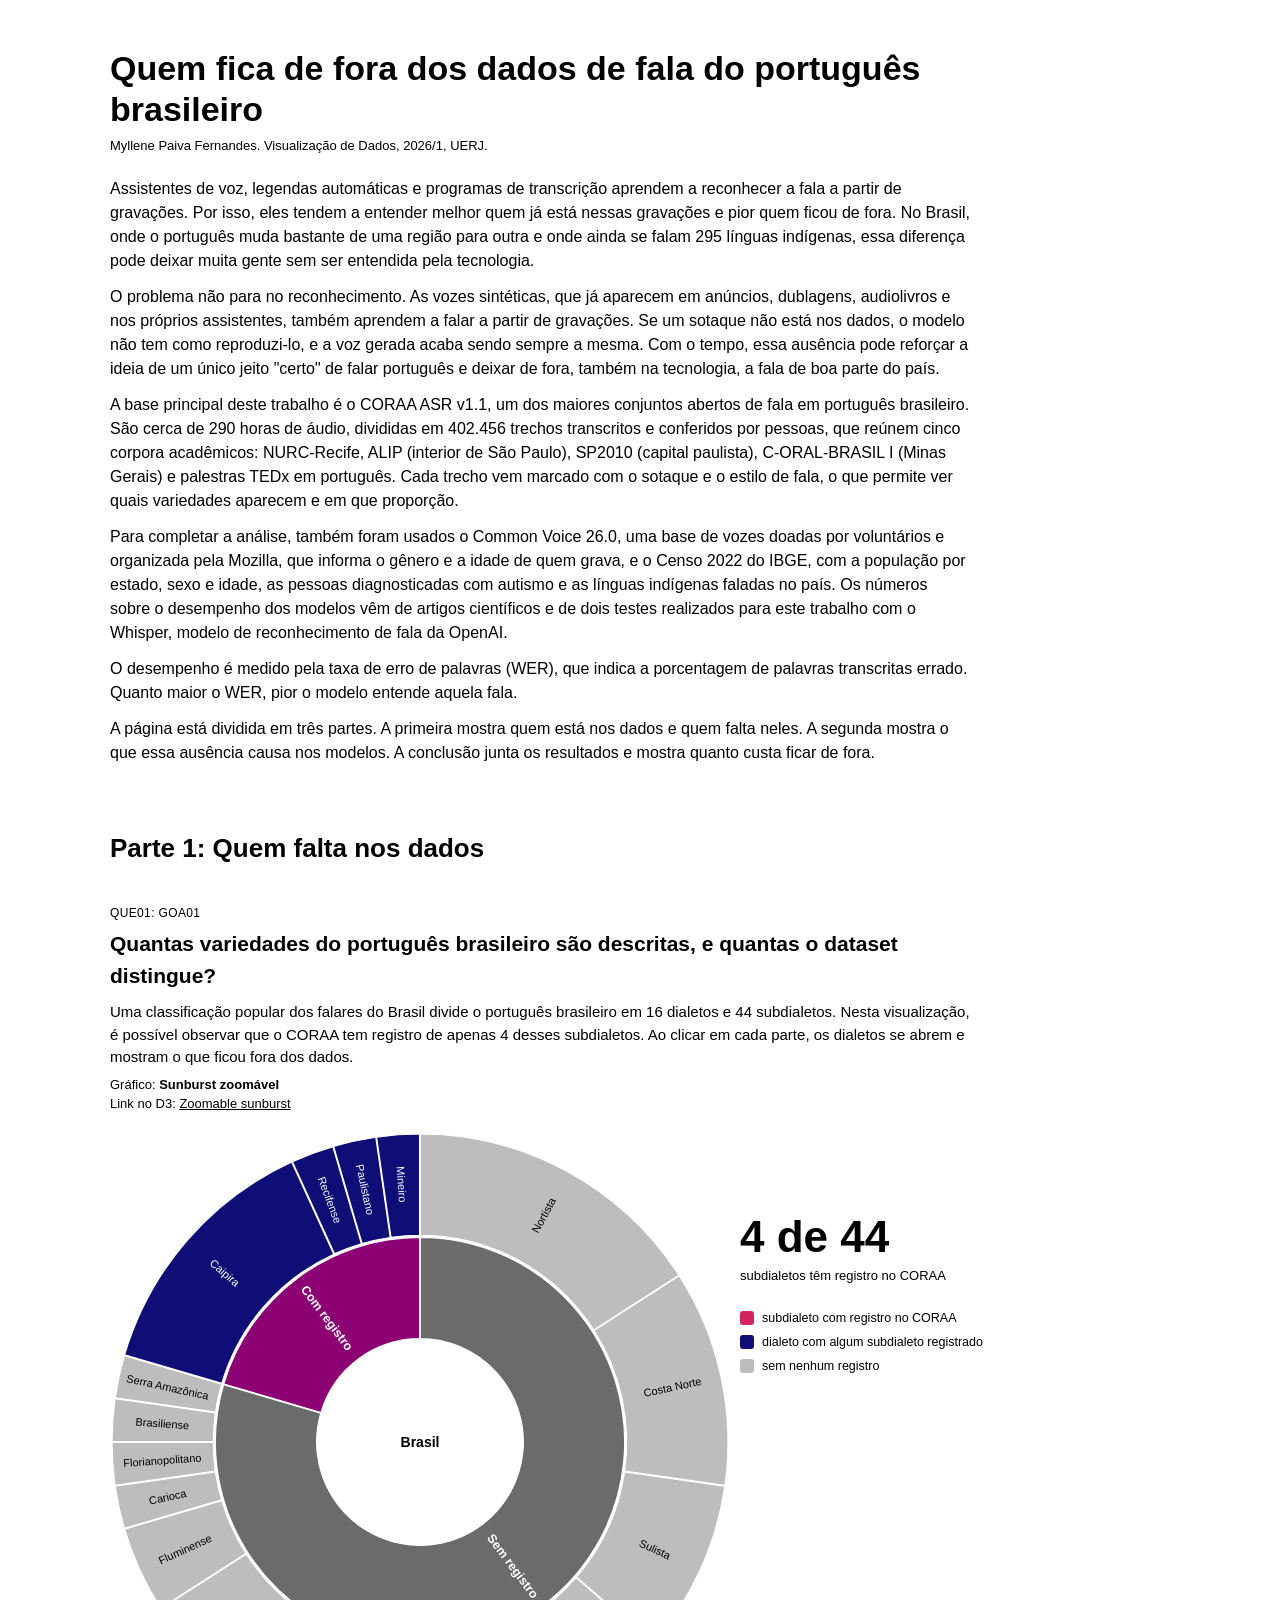
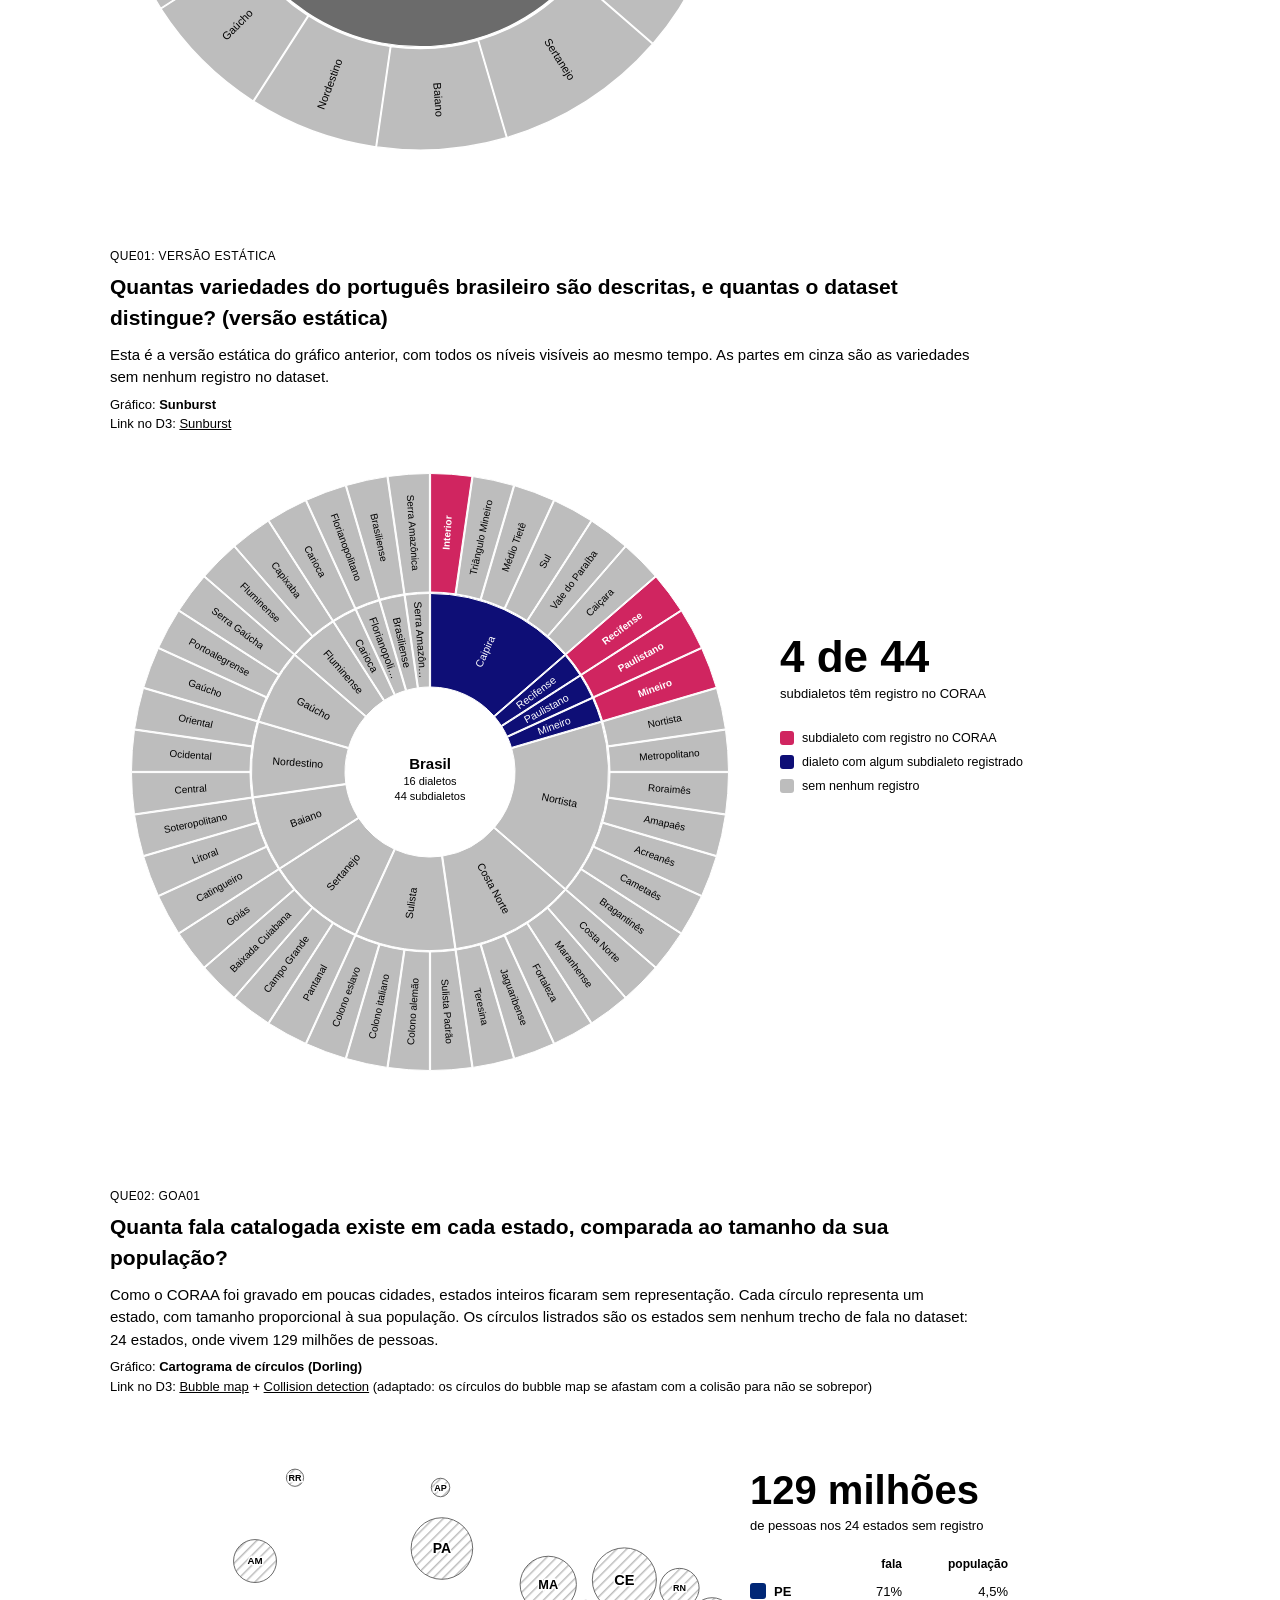
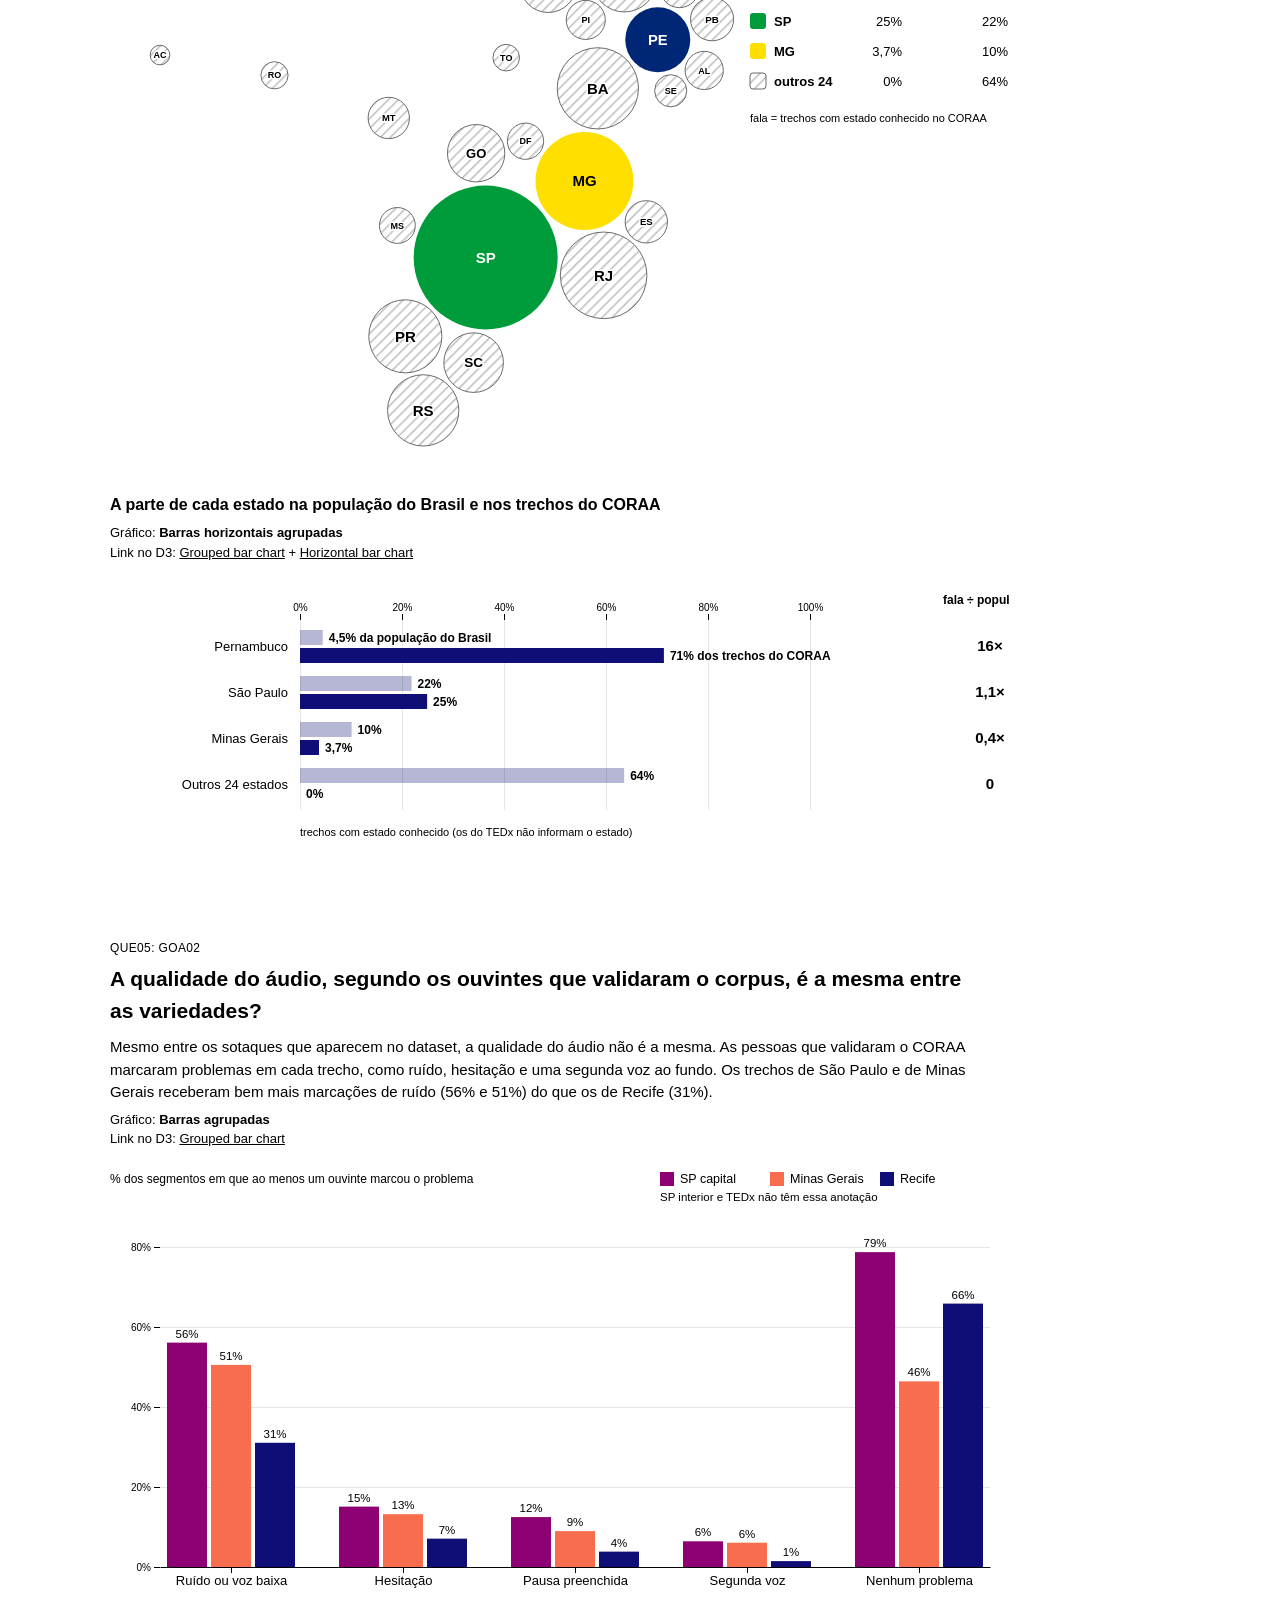
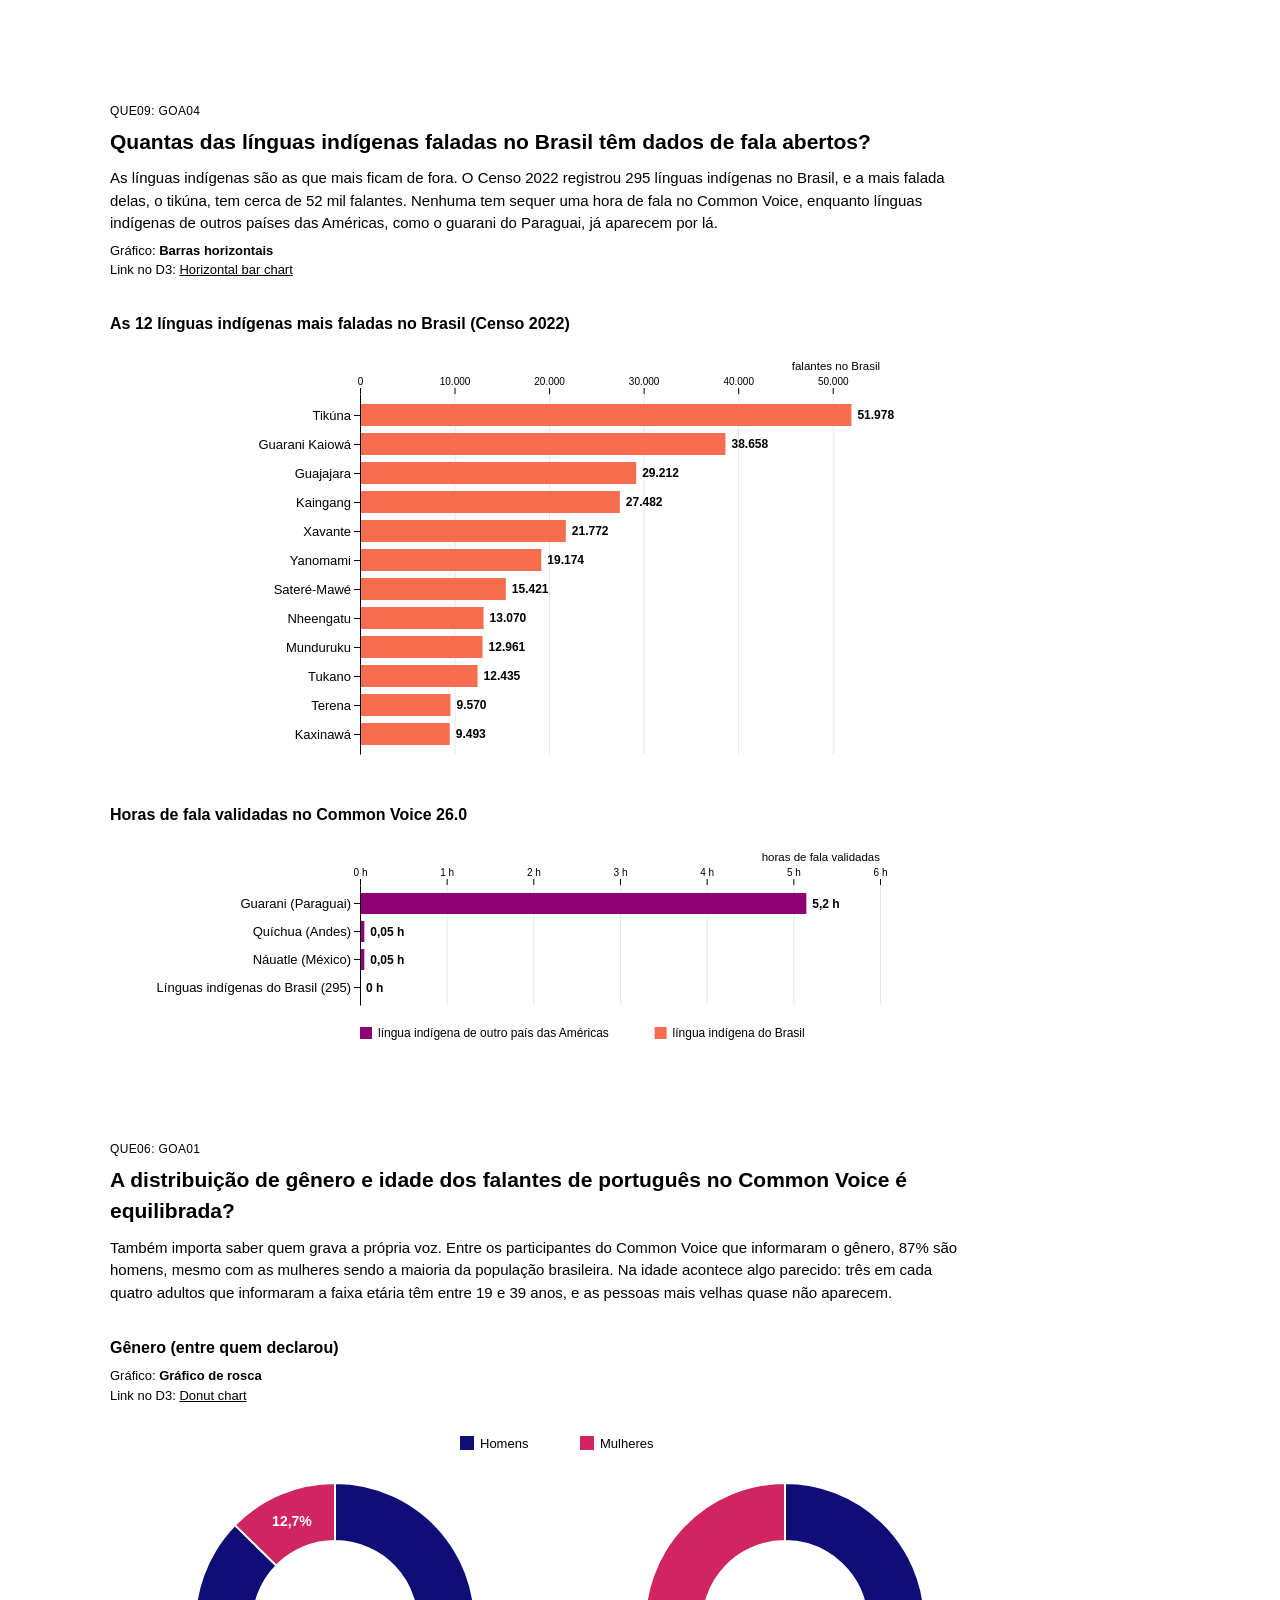
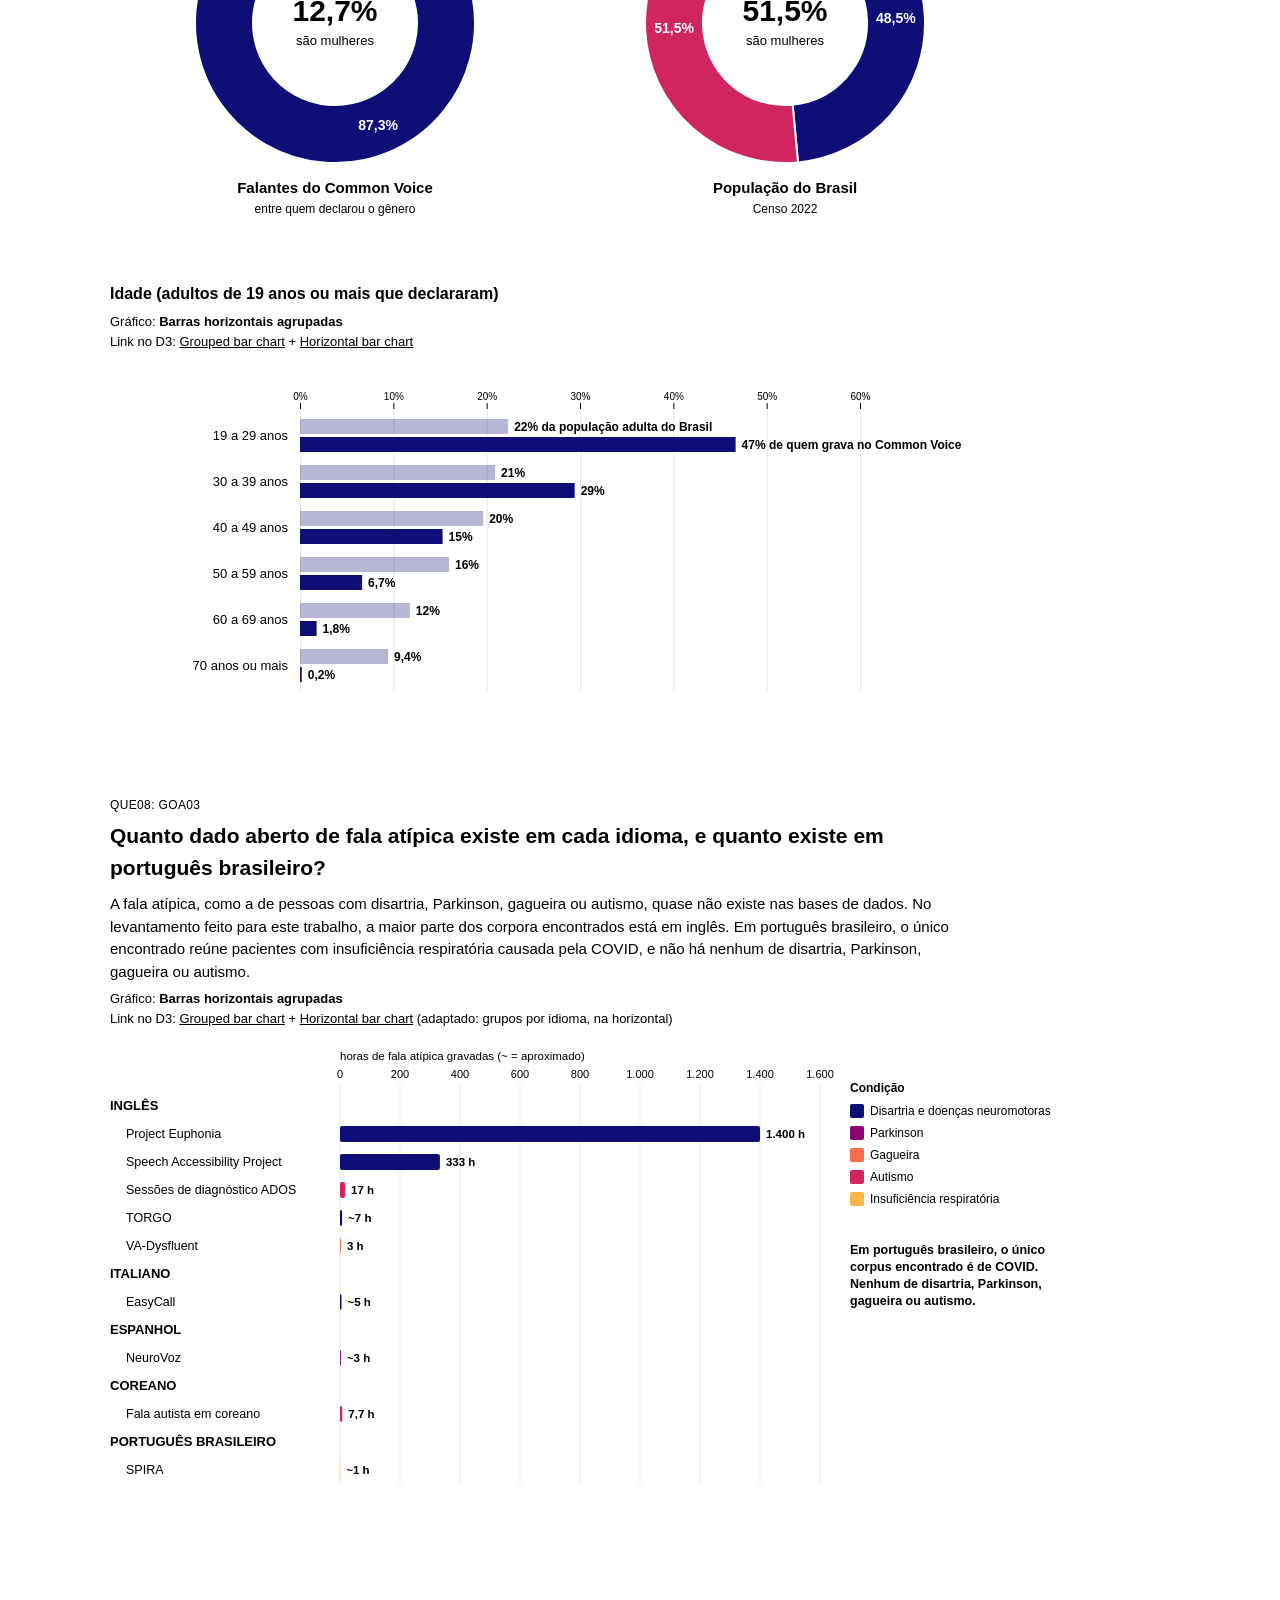
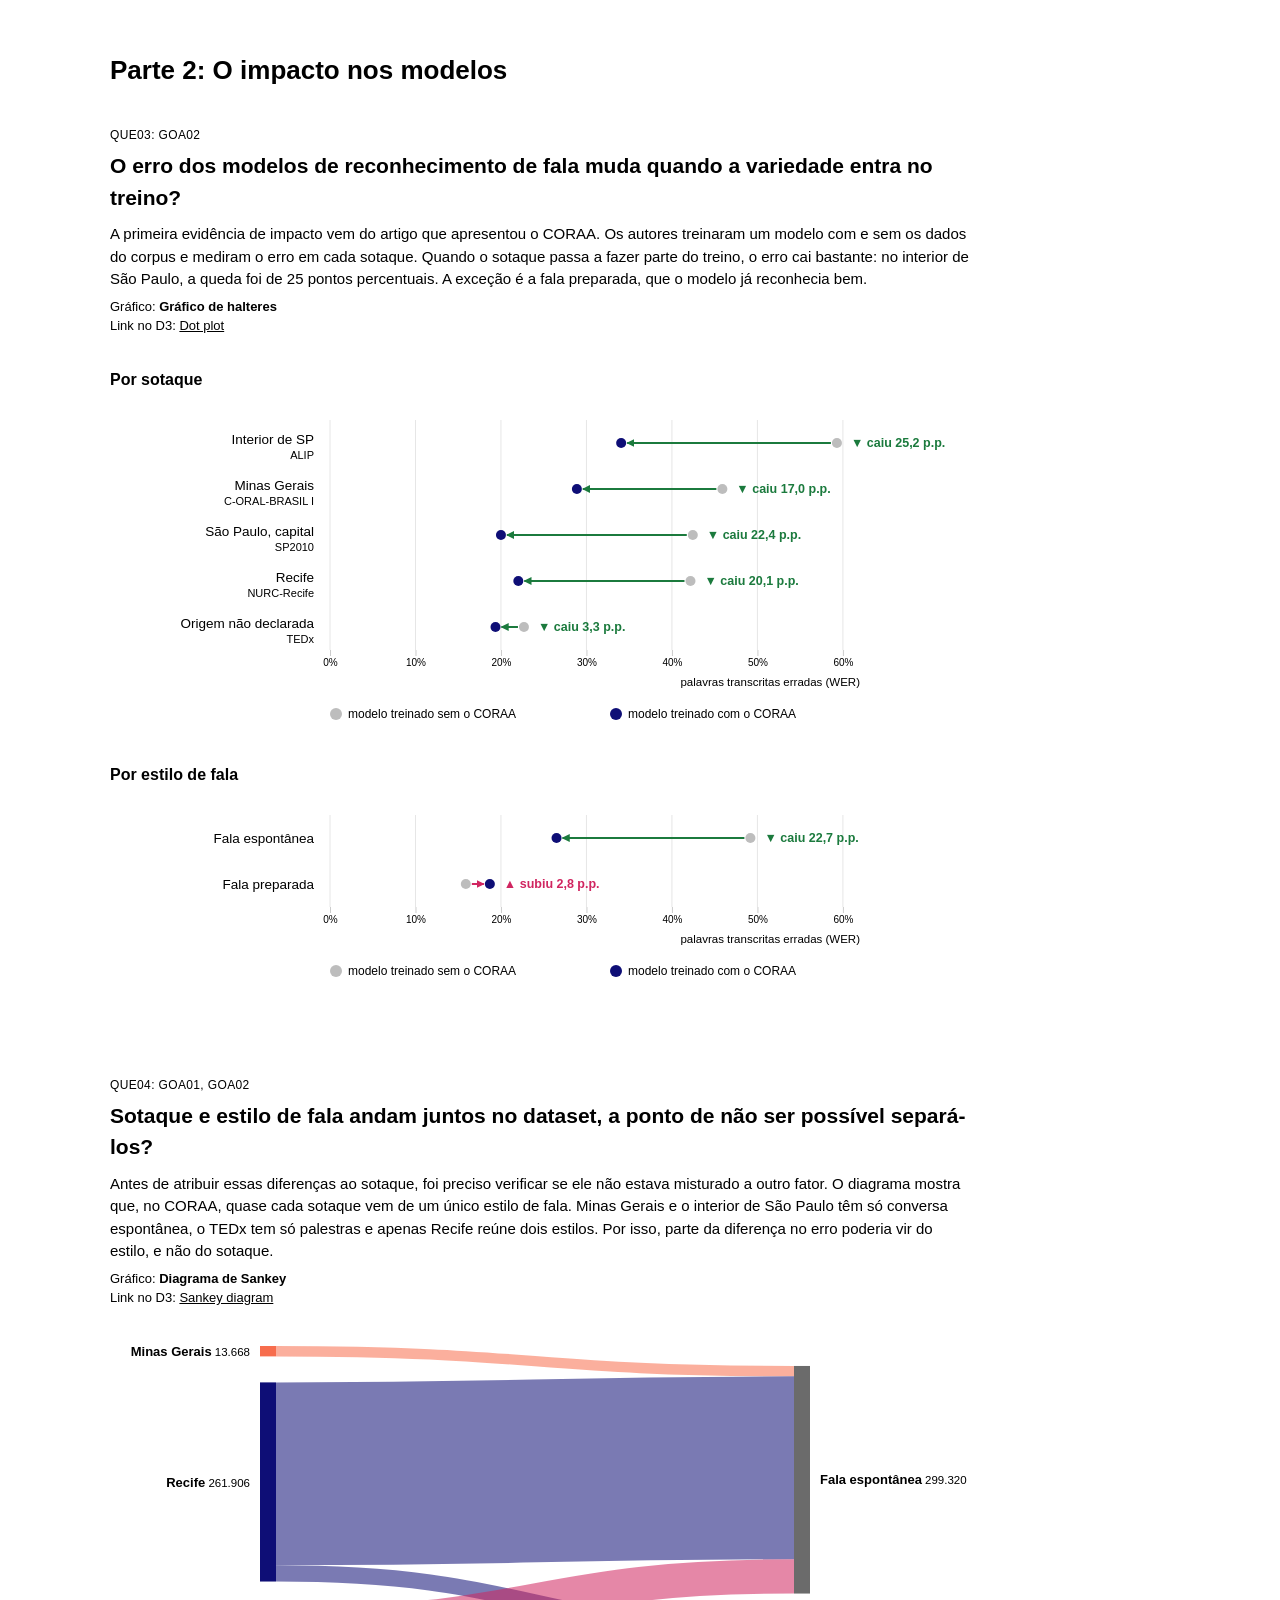
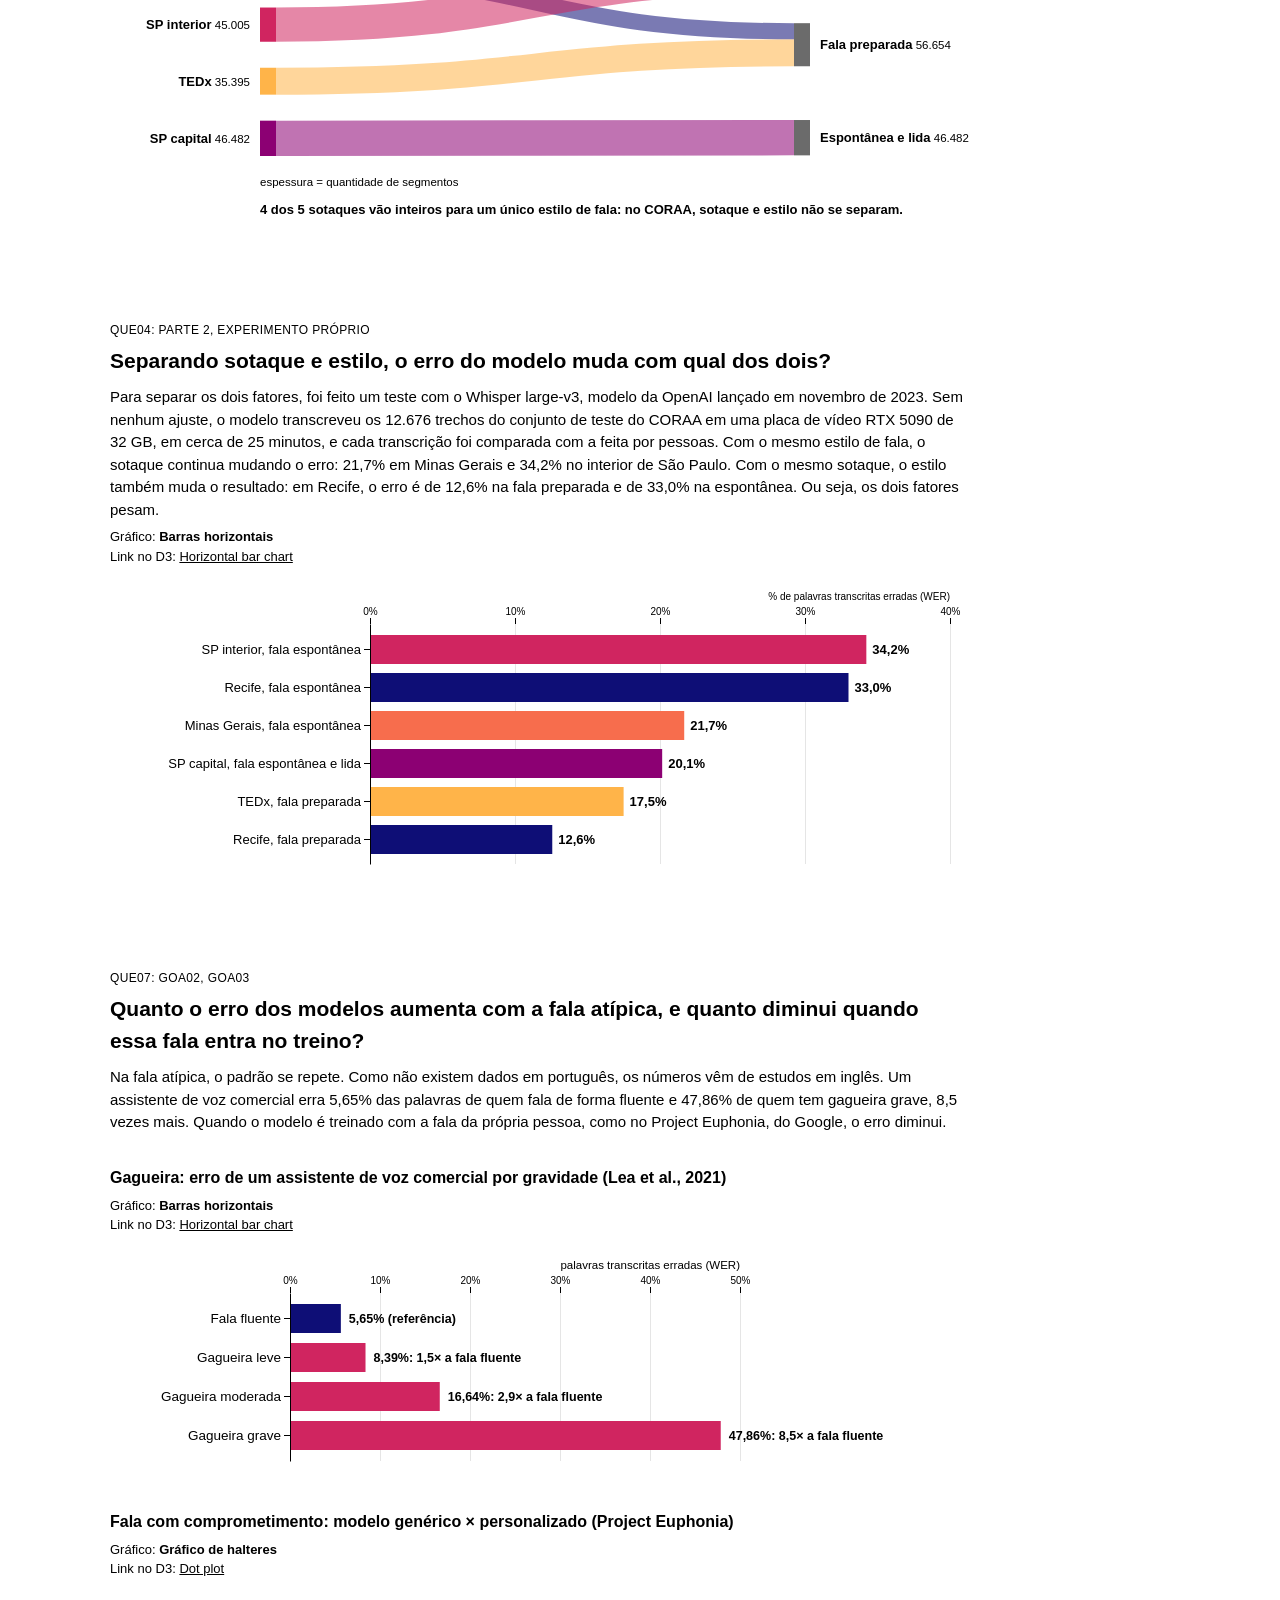
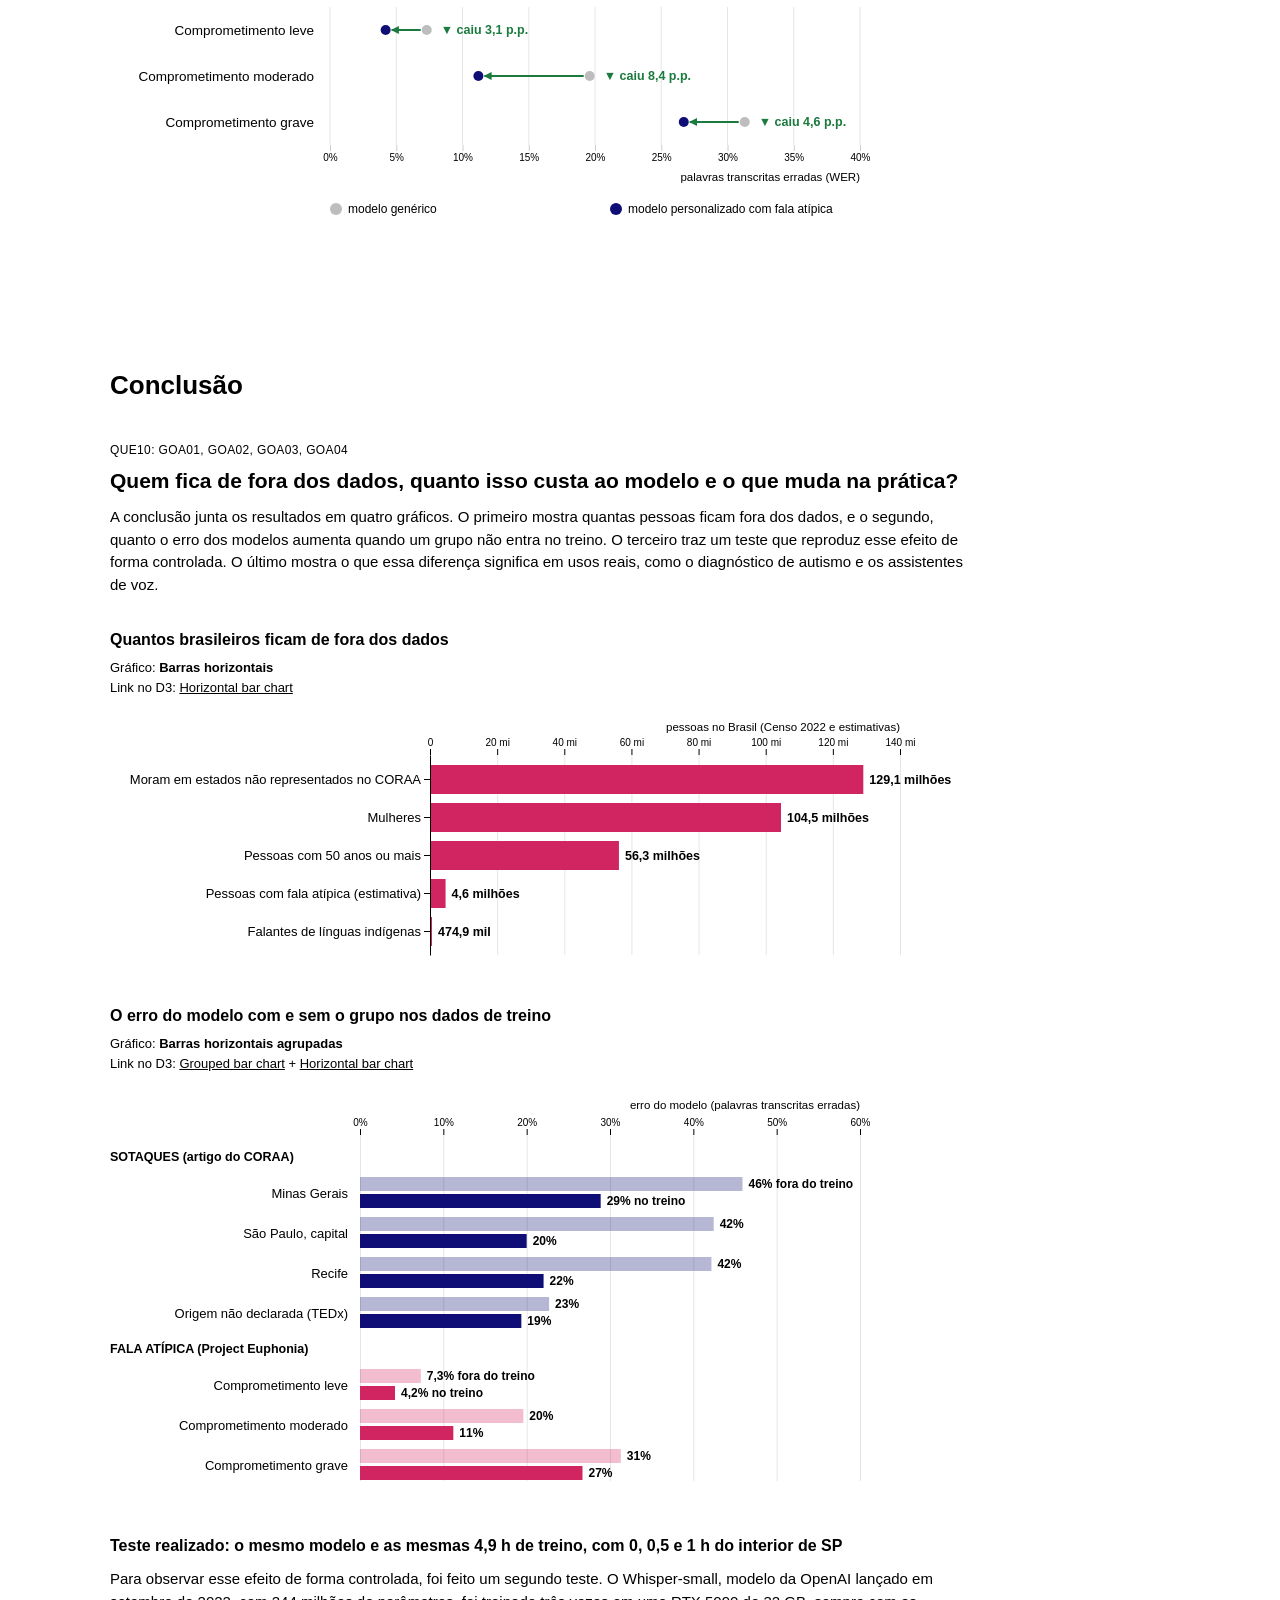
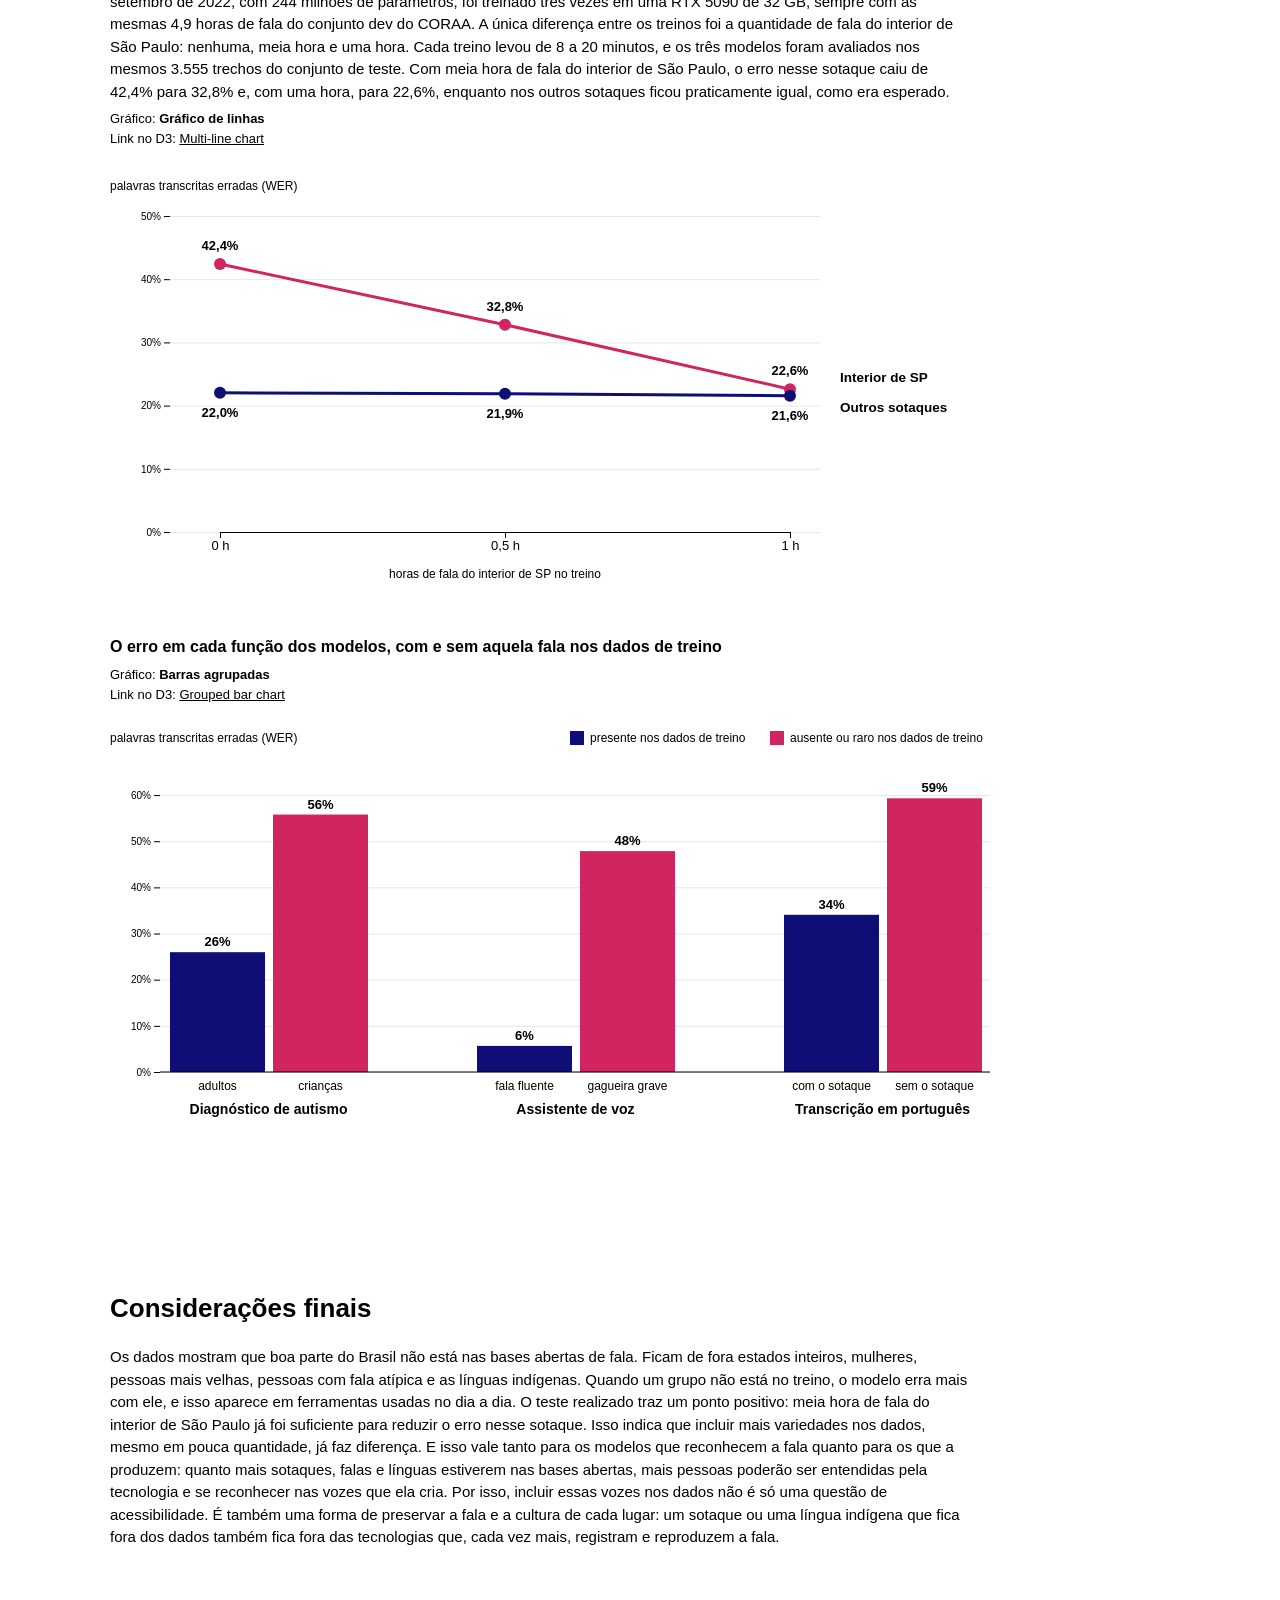
<file: index.html>
<!doctype html>
<html lang="pt-BR">
<head>
<meta charset="utf-8">
<meta name="viewport" content="width=device-width, initial-scale=1">
<title>Quem fica de fora dos dados de fala do português brasileiro</title>
<link rel="stylesheet" href="estilo.css?v=20261023p">
<script src="lib/d3.min.js?v=20261023p"></script>
<script src="lib/d3-sankey.min.js?v=20261023p"></script>
</head>
<body>
<main>
  <header class="abertura">
    <h1>Quem fica de fora dos dados de fala do português brasileiro</h1>
    <p class="autoria">Myllene Paiva Fernandes. Visualização de Dados, 2026/1, UERJ.</p>
    <p class="intro">Assistentes de voz, legendas automáticas e programas de transcrição aprendem a reconhecer a fala a partir de gravações. Por isso, eles tendem a entender melhor quem já está nessas gravações e pior quem ficou de fora. No Brasil, onde o português muda bastante de uma região para outra e onde ainda se falam 295 línguas indígenas, essa diferença pode deixar muita gente sem ser entendida pela tecnologia.</p>
    <p class="intro">O problema não para no reconhecimento. As vozes sintéticas, que já aparecem em anúncios, dublagens, audiolivros e nos próprios assistentes, também aprendem a falar a partir de gravações. Se um sotaque não está nos dados, o modelo não tem como reproduzi-lo, e a voz gerada acaba sendo sempre a mesma. Com o tempo, essa ausência pode reforçar a ideia de um único jeito "certo" de falar português e deixar de fora, também na tecnologia, a fala de boa parte do país.</p>
    <p class="intro">A base principal deste trabalho é o CORAA ASR v1.1, um dos maiores conjuntos abertos de fala em português brasileiro. São cerca de 290 horas de áudio, divididas em 402.456 trechos transcritos e conferidos por pessoas, que reúnem cinco corpora acadêmicos: NURC-Recife, ALIP (interior de São Paulo), SP2010 (capital paulista), C-ORAL-BRASIL I (Minas Gerais) e palestras TEDx em português. Cada trecho vem marcado com o sotaque e o estilo de fala, o que permite ver quais variedades aparecem e em que proporção.</p>
    <p class="intro">Para completar a análise, também foram usados o Common Voice 26.0, uma base de vozes doadas por voluntários e organizada pela Mozilla, que informa o gênero e a idade de quem grava, e o Censo 2022 do IBGE, com a população por estado, sexo e idade, as pessoas diagnosticadas com autismo e as línguas indígenas faladas no país. Os números sobre o desempenho dos modelos vêm de artigos científicos e de dois testes realizados para este trabalho com o Whisper, modelo de reconhecimento de fala da OpenAI.</p>
    <p class="intro">O desempenho é medido pela taxa de erro de palavras (WER), que indica a porcentagem de palavras transcritas errado. Quanto maior o WER, pior o modelo entende aquela fala.</p>
    <p class="intro">A página está dividida em três partes. A primeira mostra quem está nos dados e quem falta neles. A segunda mostra o que essa ausência causa nos modelos. A conclusão junta os resultados e mostra quanto custa ficar de fora.</p>
  </header>

  <div class="parte">Parte 1: Quem falta nos dados</div>

  <section id="q01"><div class="etiqueta">QUE01: GOA01</div>
    <h2>Quantas variedades do português brasileiro são descritas, e quantas o dataset distingue?</h2>
    <p class="explicacao">Uma classificação popular dos falares do Brasil divide o português brasileiro em 16 dialetos e 44 subdialetos. Nesta visualização, é possível observar que o CORAA tem registro de apenas 4 desses subdialetos. Ao clicar em cada parte, os dialetos se abrem e mostram o que ficou fora dos dados.</p>
    <p class="tipo">Gráfico: <strong>Sunburst zoomável</strong><br>Link no D3: <a href="https://observablehq.com/@d3/zoomable-sunburst" target="_blank">Zoomable sunburst</a></p>
    <div class="grafico" id="g01"></div>
  </section>

  <section id="q01b"><div class="etiqueta">QUE01: versão estática</div>
    <h2>Quantas variedades do português brasileiro são descritas, e quantas o dataset distingue? (versão estática)</h2>
    <p class="explicacao">Esta é a versão estática do gráfico anterior, com todos os níveis visíveis ao mesmo tempo. As partes em cinza são as variedades sem nenhum registro no dataset.</p>
    <p class="tipo">Gráfico: <strong>Sunburst</strong><br>Link no D3: <a href="https://observablehq.com/@d3/sunburst/2" target="_blank">Sunburst</a></p>
    <div class="grafico" id="g01b"></div>
  </section>

  <section id="q02"><div class="etiqueta">QUE02: GOA01</div>
    <h2>Quanta fala catalogada existe em cada estado, comparada ao tamanho da sua população?</h2>
    <p class="explicacao">Como o CORAA foi gravado em poucas cidades, estados inteiros ficaram sem representação. Cada círculo representa um estado, com tamanho proporcional à sua população. Os círculos listrados são os estados sem nenhum trecho de fala no dataset: 24 estados, onde vivem 129 milhões de pessoas.</p>
    <p class="tipo">Gráfico: <strong>Cartograma de círculos (Dorling)</strong><br>Link no D3: <a href="https://observablehq.com/@d3/bubble-map/2" target="_blank">Bubble map</a> + <a href="https://observablehq.com/@d3/collision-detection/2" target="_blank">Collision detection</a> (adaptado: os círculos do bubble map se afastam com a colisão para não se sobrepor)</p>
    <div class="grafico" id="g02"></div>
    <h3>A parte de cada estado na população do Brasil e nos trechos do CORAA</h3>
    <p class="tipo">Gráfico: <strong>Barras horizontais agrupadas</strong><br>Link no D3: <a href="https://observablehq.com/@d3/grouped-bar-chart/2" target="_blank">Grouped bar chart</a> + <a href="https://observablehq.com/@d3/horizontal-bar-chart/2" target="_blank">Horizontal bar chart</a></p>
    <div class="grafico" id="g02p"></div>
  </section>

  <section id="q05"><div class="etiqueta">QUE05: GOA02</div>
    <h2>A qualidade do áudio, segundo os ouvintes que validaram o corpus, é a mesma entre as variedades?</h2>
    <p class="explicacao">Mesmo entre os sotaques que aparecem no dataset, a qualidade do áudio não é a mesma. As pessoas que validaram o CORAA marcaram problemas em cada trecho, como ruído, hesitação e uma segunda voz ao fundo. Os trechos de São Paulo e de Minas Gerais receberam bem mais marcações de ruído (56% e 51%) do que os de Recife (31%).</p>
    <p class="tipo">Gráfico: <strong>Barras agrupadas</strong><br>Link no D3: <a href="https://observablehq.com/@d3/grouped-bar-chart/2" target="_blank">Grouped bar chart</a></p>
    <div class="grafico" id="g05"></div>
  </section>

  <section id="q09"><div class="etiqueta">QUE09: GOA04</div>
    <h2>Quantas das línguas indígenas faladas no Brasil têm dados de fala abertos?</h2>
    <p class="explicacao">As línguas indígenas são as que mais ficam de fora. O Censo 2022 registrou 295 línguas indígenas no Brasil, e a mais falada delas, o tikúna, tem cerca de 52 mil falantes. Nenhuma tem sequer uma hora de fala no Common Voice, enquanto línguas indígenas de outros países das Américas, como o guarani do Paraguai, já aparecem por lá.</p>
    <p class="tipo">Gráfico: <strong>Barras horizontais</strong><br>Link no D3: <a href="https://observablehq.com/@d3/horizontal-bar-chart/2" target="_blank">Horizontal bar chart</a></p>
    <h3>As 12 línguas indígenas mais faladas no Brasil (Censo 2022)</h3>
    <div class="grafico" id="g09a"></div>
    <h3>Horas de fala validadas no Common Voice 26.0</h3>
    <div class="grafico" id="g09b"></div>
  </section>

  <section id="q06"><div class="etiqueta">QUE06: GOA01</div>
    <h2>A distribuição de gênero e idade dos falantes de português no Common Voice é equilibrada?</h2>
    <p class="explicacao">Também importa saber quem grava a própria voz. Entre os participantes do Common Voice que informaram o gênero, 87% são homens, mesmo com as mulheres sendo a maioria da população brasileira. Na idade acontece algo parecido: três em cada quatro adultos que informaram a faixa etária têm entre 19 e 39 anos, e as pessoas mais velhas quase não aparecem.</p>
    <h3>Gênero (entre quem declarou)</h3>
    <p class="tipo">Gráfico: <strong>Gráfico de rosca</strong><br>Link no D3: <a href="https://observablehq.com/@d3/donut-chart/2" target="_blank">Donut chart</a></p>
    <div class="grafico" id="g06d"></div>
    <h3>Idade (adultos de 19 anos ou mais que declararam)</h3>
    <p class="tipo">Gráfico: <strong>Barras horizontais agrupadas</strong><br>Link no D3: <a href="https://observablehq.com/@d3/grouped-bar-chart/2" target="_blank">Grouped bar chart</a> + <a href="https://observablehq.com/@d3/horizontal-bar-chart/2" target="_blank">Horizontal bar chart</a></p>
    <div class="grafico" id="g06p"></div>
  </section>

  <section id="q08"><div class="etiqueta">QUE08: GOA03</div>
    <h2>Quanto dado aberto de fala atípica existe em cada idioma, e quanto existe em português brasileiro?</h2>
    <p class="explicacao">A fala atípica, como a de pessoas com disartria, Parkinson, gagueira ou autismo, quase não existe nas bases de dados. No levantamento feito para este trabalho, a maior parte dos corpora encontrados está em inglês. Em português brasileiro, o único encontrado reúne pacientes com insuficiência respiratória causada pela COVID, e não há nenhum de disartria, Parkinson, gagueira ou autismo.</p>
    <p class="tipo">Gráfico: <strong>Barras horizontais agrupadas</strong><br>Link no D3: <a href="https://observablehq.com/@d3/grouped-bar-chart/2" target="_blank">Grouped bar chart</a> + <a href="https://observablehq.com/@d3/horizontal-bar-chart/2" target="_blank">Horizontal bar chart</a> (adaptado: grupos por idioma, na horizontal)</p>
    <div class="grafico" id="g08"></div>
  </section>

  <div class="parte">Parte 2: O impacto nos modelos</div>

  <section id="q03"><div class="etiqueta">QUE03: GOA02</div>
    <h2>O erro dos modelos de reconhecimento de fala muda quando a variedade entra no treino?</h2>
    <p class="explicacao">A primeira evidência de impacto vem do artigo que apresentou o CORAA. Os autores treinaram um modelo com e sem os dados do corpus e mediram o erro em cada sotaque. Quando o sotaque passa a fazer parte do treino, o erro cai bastante: no interior de São Paulo, a queda foi de 25 pontos percentuais. A exceção é a fala preparada, que o modelo já reconhecia bem.</p>
    <p class="tipo">Gráfico: <strong>Gráfico de halteres</strong><br>Link no D3: <a href="https://observablehq.com/@d3/dot-plot/2" target="_blank">Dot plot</a></p>
    <h3>Por sotaque</h3>
    <div class="grafico" id="g03a"></div>
    <h3>Por estilo de fala</h3>
    <div class="grafico" id="g03b"></div>
  </section>

  <section id="q04"><div class="etiqueta">QUE04: GOA01, GOA02</div>
    <h2>Sotaque e estilo de fala andam juntos no dataset, a ponto de não ser possível separá-los?</h2>
    <p class="explicacao">Antes de atribuir essas diferenças ao sotaque, foi preciso verificar se ele não estava misturado a outro fator. O diagrama mostra que, no CORAA, quase cada sotaque vem de um único estilo de fala. Minas Gerais e o interior de São Paulo têm só conversa espontânea, o TEDx tem só palestras e apenas Recife reúne dois estilos. Por isso, parte da diferença no erro poderia vir do estilo, e não do sotaque.</p>
    <p class="tipo">Gráfico: <strong>Diagrama de Sankey</strong><br>Link no D3: <a href="https://observablehq.com/@d3/sankey/2" target="_blank">Sankey diagram</a></p>
    <div class="grafico" id="g04"></div>
  </section>

  <section id="q04b"><div class="etiqueta">QUE04: parte 2, experimento próprio</div>
    <h2>Separando sotaque e estilo, o erro do modelo muda com qual dos dois?</h2>
    <p class="explicacao">Para separar os dois fatores, foi feito um teste com o Whisper large-v3, modelo da OpenAI lançado em novembro de 2023. Sem nenhum ajuste, o modelo transcreveu os 12.676 trechos do conjunto de teste do CORAA em uma placa de vídeo RTX 5090 de 32 GB, em cerca de 25 minutos, e cada transcrição foi comparada com a feita por pessoas. Com o mesmo estilo de fala, o sotaque continua mudando o erro: 21,7% em Minas Gerais e 34,2% no interior de São Paulo. Com o mesmo sotaque, o estilo também muda o resultado: em Recife, o erro é de 12,6% na fala preparada e de 33,0% na espontânea. Ou seja, os dois fatores pesam.</p>
    <p class="tipo">Gráfico: <strong>Barras horizontais</strong><br>Link no D3: <a href="https://observablehq.com/@d3/horizontal-bar-chart/2" target="_blank">Horizontal bar chart</a></p>
    <div class="grafico" id="g04b"></div>
  </section>

  <section id="q07"><div class="etiqueta">QUE07: GOA02, GOA03</div>
    <h2>Quanto o erro dos modelos aumenta com a fala atípica, e quanto diminui quando essa fala entra no treino?</h2>
    <p class="explicacao">Na fala atípica, o padrão se repete. Como não existem dados em português, os números vêm de estudos em inglês. Um assistente de voz comercial erra 5,65% das palavras de quem fala de forma fluente e 47,86% de quem tem gagueira grave, 8,5 vezes mais. Quando o modelo é treinado com a fala da própria pessoa, como no Project Euphonia, do Google, o erro diminui.</p>
    <h3>Gagueira: erro de um assistente de voz comercial por gravidade (Lea et al., 2021)</h3>
    <p class="tipo">Gráfico: <strong>Barras horizontais</strong><br>Link no D3: <a href="https://observablehq.com/@d3/horizontal-bar-chart/2" target="_blank">Horizontal bar chart</a></p>
    <div class="grafico" id="g07a"></div>
    <h3>Fala com comprometimento: modelo genérico × personalizado (Project Euphonia)</h3>
    <p class="tipo">Gráfico: <strong>Gráfico de halteres</strong><br>Link no D3: <a href="https://observablehq.com/@d3/dot-plot/2" target="_blank">Dot plot</a></p>
    <div class="grafico" id="g07b"></div>
  </section>

  <div class="parte">Conclusão</div>

  <section id="q10"><div class="etiqueta">QUE10: GOA01, GOA02, GOA03, GOA04</div>
    <h2>Quem fica de fora dos dados, quanto isso custa ao modelo e o que muda na prática?</h2>
    <p class="explicacao">A conclusão junta os resultados em quatro gráficos. O primeiro mostra quantas pessoas ficam fora dos dados, e o segundo, quanto o erro dos modelos aumenta quando um grupo não entra no treino. O terceiro traz um teste que reproduz esse efeito de forma controlada. O último mostra o que essa diferença significa em usos reais, como o diagnóstico de autismo e os assistentes de voz.</p>
    <h3>Quantos brasileiros ficam de fora dos dados</h3>
    <p class="tipo">Gráfico: <strong>Barras horizontais</strong><br>Link no D3: <a href="https://observablehq.com/@d3/horizontal-bar-chart/2" target="_blank">Horizontal bar chart</a></p>
    <div class="grafico" id="g10a"></div>
    <h3>O erro do modelo com e sem o grupo nos dados de treino</h3>
    <p class="tipo">Gráfico: <strong>Barras horizontais agrupadas</strong><br>Link no D3: <a href="https://observablehq.com/@d3/grouped-bar-chart/2" target="_blank">Grouped bar chart</a> + <a href="https://observablehq.com/@d3/horizontal-bar-chart/2" target="_blank">Horizontal bar chart</a></p>
    <div class="grafico" id="g10e"></div>
    <h3>Teste realizado: o mesmo modelo e as mesmas 4,9 h de treino, com 0, 0,5 e 1 h do interior de SP</h3>
    <p class="explicacao">Para observar esse efeito de forma controlada, foi feito um segundo teste. O Whisper-small, modelo da OpenAI lançado em setembro de 2022, com 244 milhões de parâmetros, foi treinado três vezes em uma RTX 5090 de 32 GB, sempre com as mesmas 4,9 horas de fala do conjunto dev do CORAA. A única diferença entre os treinos foi a quantidade de fala do interior de São Paulo: nenhuma, meia hora e uma hora. Cada treino levou de 8 a 20 minutos, e os três modelos foram avaliados nos mesmos 3.555 trechos do conjunto de teste. Com meia hora de fala do interior de São Paulo, o erro nesse sotaque caiu de 42,4% para 32,8% e, com uma hora, para 22,6%, enquanto nos outros sotaques ficou praticamente igual, como era esperado.</p>
    <p class="tipo">Gráfico: <strong>Gráfico de linhas</strong><br>Link no D3: <a href="https://observablehq.com/@d3/multi-line-chart/2" target="_blank">Multi-line chart</a></p>
    <div class="grafico" id="g10l"></div>
    <h3>O erro em cada função dos modelos, com e sem aquela fala nos dados de treino</h3>
    <p class="tipo">Gráfico: <strong>Barras agrupadas</strong><br>Link no D3: <a href="https://observablehq.com/@d3/grouped-bar-chart/2" target="_blank">Grouped bar chart</a></p>
    <div class="grafico" id="g10c"></div>
  </section>

  <div class="parte">Considerações finais</div>
  <section id="fechamento">
    <p class="explicacao">Os dados mostram que boa parte do Brasil não está nas bases abertas de fala. Ficam de fora estados inteiros, mulheres, pessoas mais velhas, pessoas com fala atípica e as línguas indígenas. Quando um grupo não está no treino, o modelo erra mais com ele, e isso aparece em ferramentas usadas no dia a dia. O teste realizado traz um ponto positivo: meia hora de fala do interior de São Paulo já foi suficiente para reduzir o erro nesse sotaque. Isso indica que incluir mais variedades nos dados, mesmo em pouca quantidade, já faz diferença. E isso vale tanto para os modelos que reconhecem a fala quanto para os que a produzem: quanto mais sotaques, falas e línguas estiverem nas bases abertas, mais pessoas poderão ser entendidas pela tecnologia e se reconhecer nas vozes que ela cria. Por isso, incluir essas vozes nos dados não é só uma questão de acessibilidade. É também uma forma de preservar a fala e a cultura de cada lugar: um sotaque ou uma língua indígena que fica fora dos dados também fica fora das tecnologias que, cada vez mais, registram e reproduzem a fala.</p>
  </section>

</main>
<div id="tooltip"></div>

<script src="graficos/comum.js?v=20261023p"></script>
<script src="graficos/q01-sunburst.js?v=20261023p"></script>
<script src="graficos/q01b-sunburst-estatico.js?v=20261023p"></script>
<script src="graficos/q02-estados.js?v=20261023p"></script>
<script src="graficos/q03-halteres.js?v=20261023p"></script>
<script src="graficos/q04-sankey.js?v=20261023p"></script>
<script src="graficos/q04b-whisper.js?v=20261023p"></script>
<script src="graficos/q05-barras-agrupadas.js?v=20261023p"></script>
<script src="graficos/q02-q06-pares.js?v=20261023p"></script>
<script src="graficos/q06-q10-rosca-linhas.js?v=20261023p"></script>
<script src="graficos/q07-fala-atipica.js?v=20261023p"></script>
<script src="graficos/q08-barras.js?v=20261023p"></script>
<script src="graficos/q09-barras.js?v=20261023p"></script>
<script src="graficos/q10-conclusao.js?v=20261023p"></script>
<script src="graficos/q10-pares.js?v=20261023p"></script>
<script>
  // recarga automatica: pergunta ao servidor local se algum arquivo mudou (so no proprio computador;
  // na versao publicada nao existe o servidor de recarga)
  if (["127.0.0.1", "localhost"].includes(location.hostname)) (function () {
    let visto = null;
    setInterval(async () => {
      try {
        const t = await fetch("/__recarregar").then(r => r.text());
        if (visto === null) visto = t; else if (t !== visto) location.reload();
      } catch (e) { /* servidor parado: ignora */ }
    }, 1000);
  })();
</script>
</body>
</html>
</file>
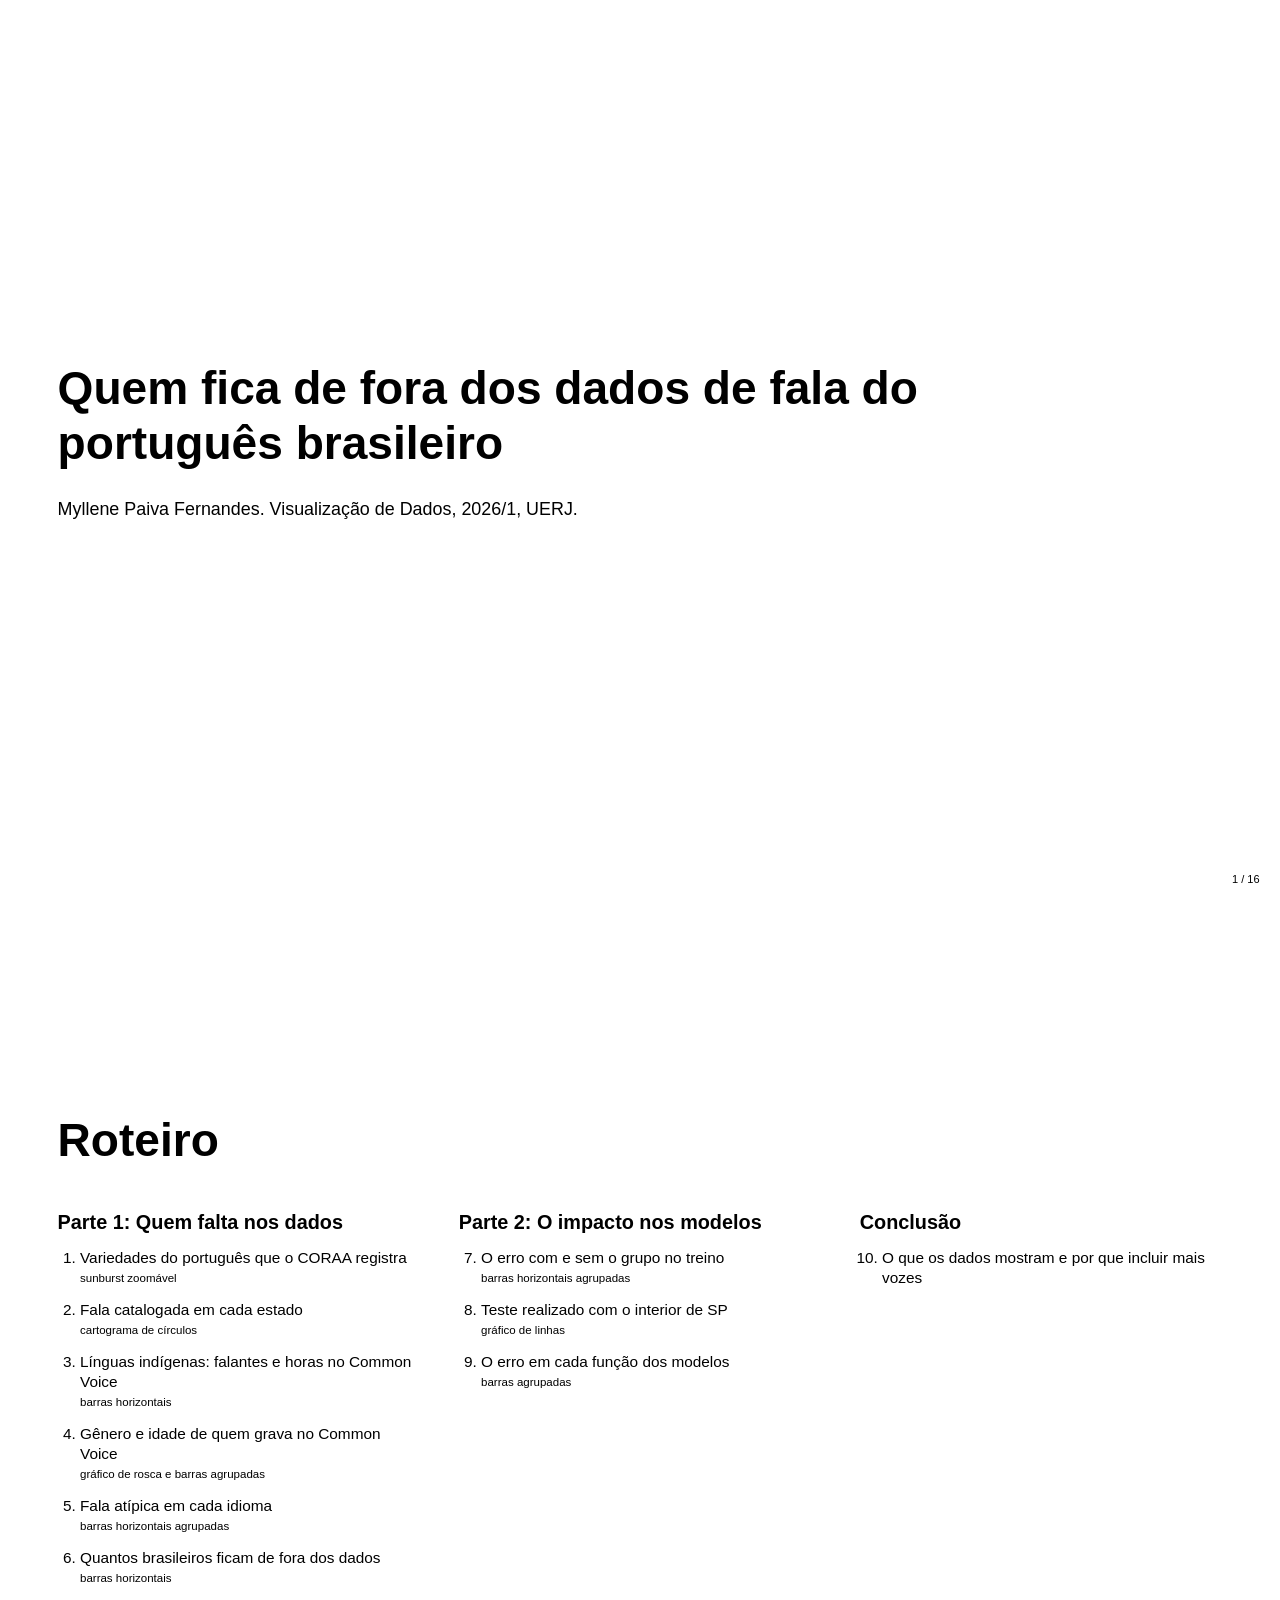
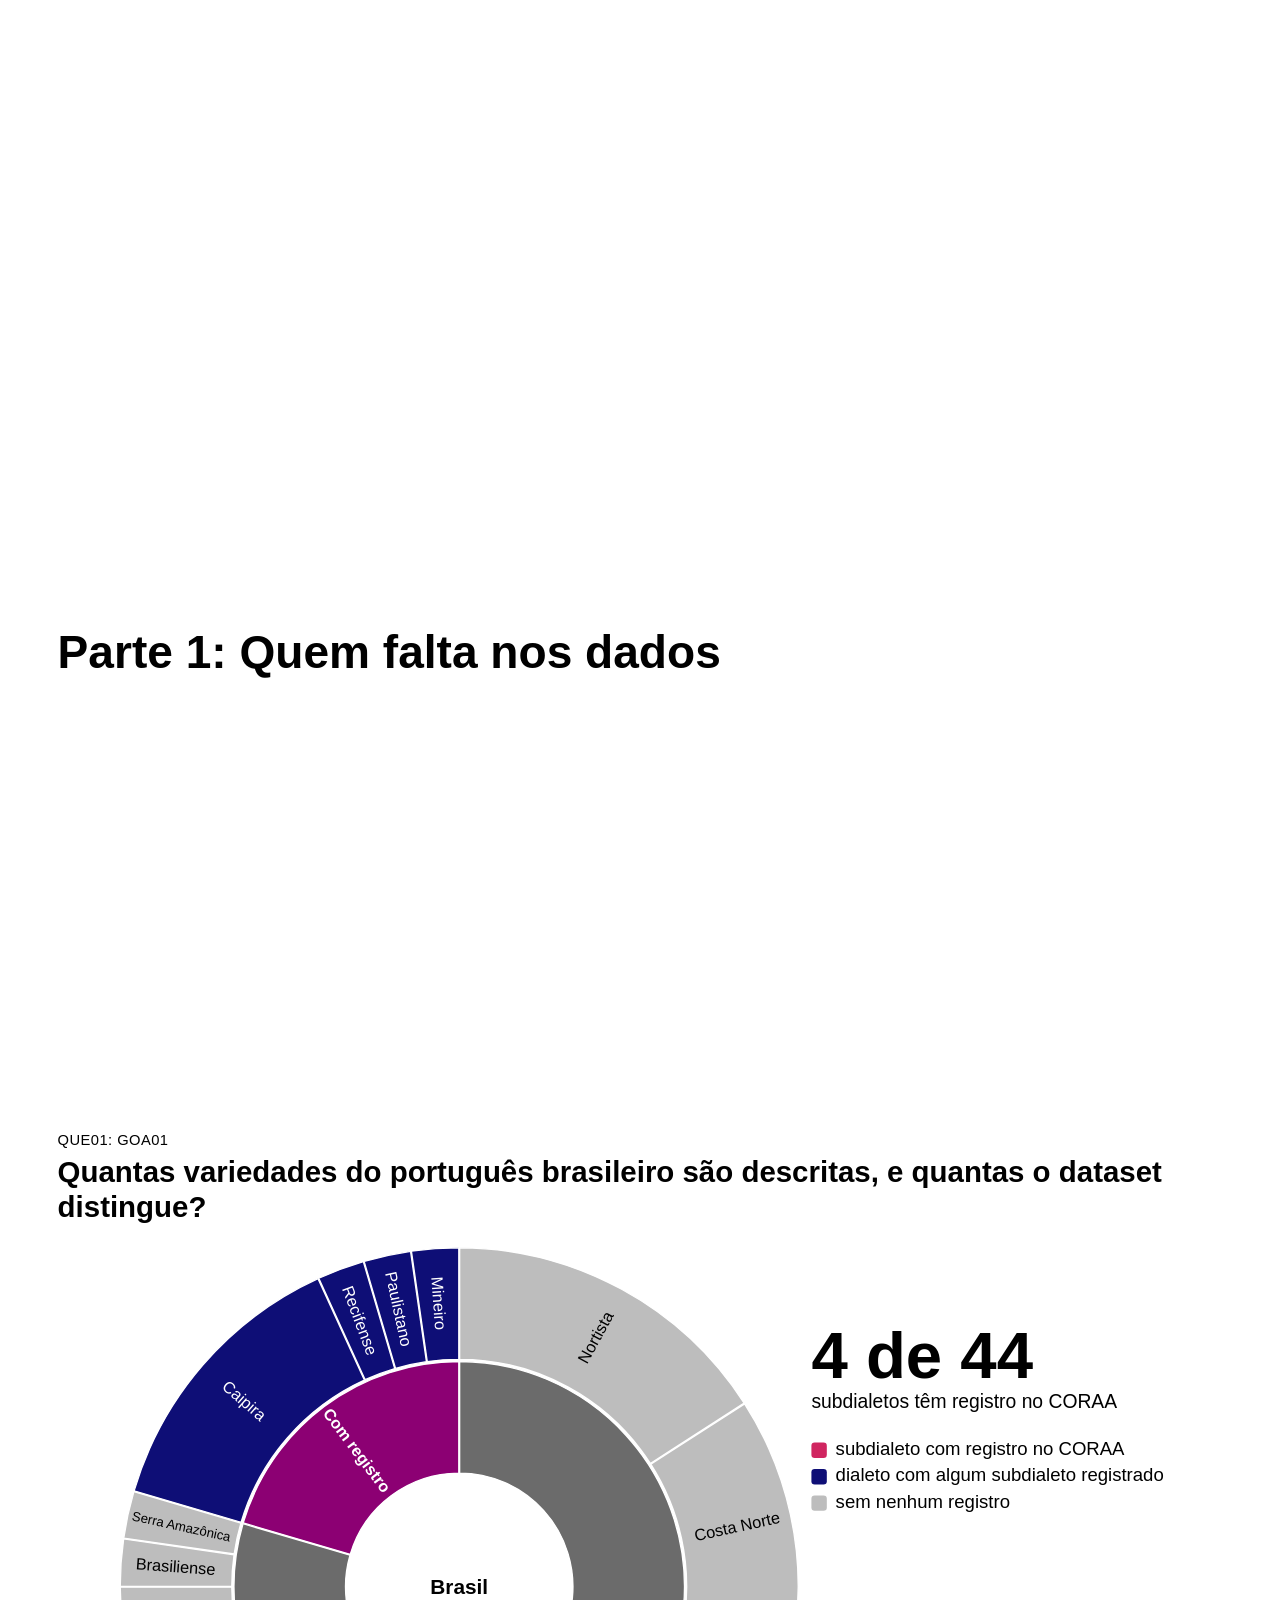
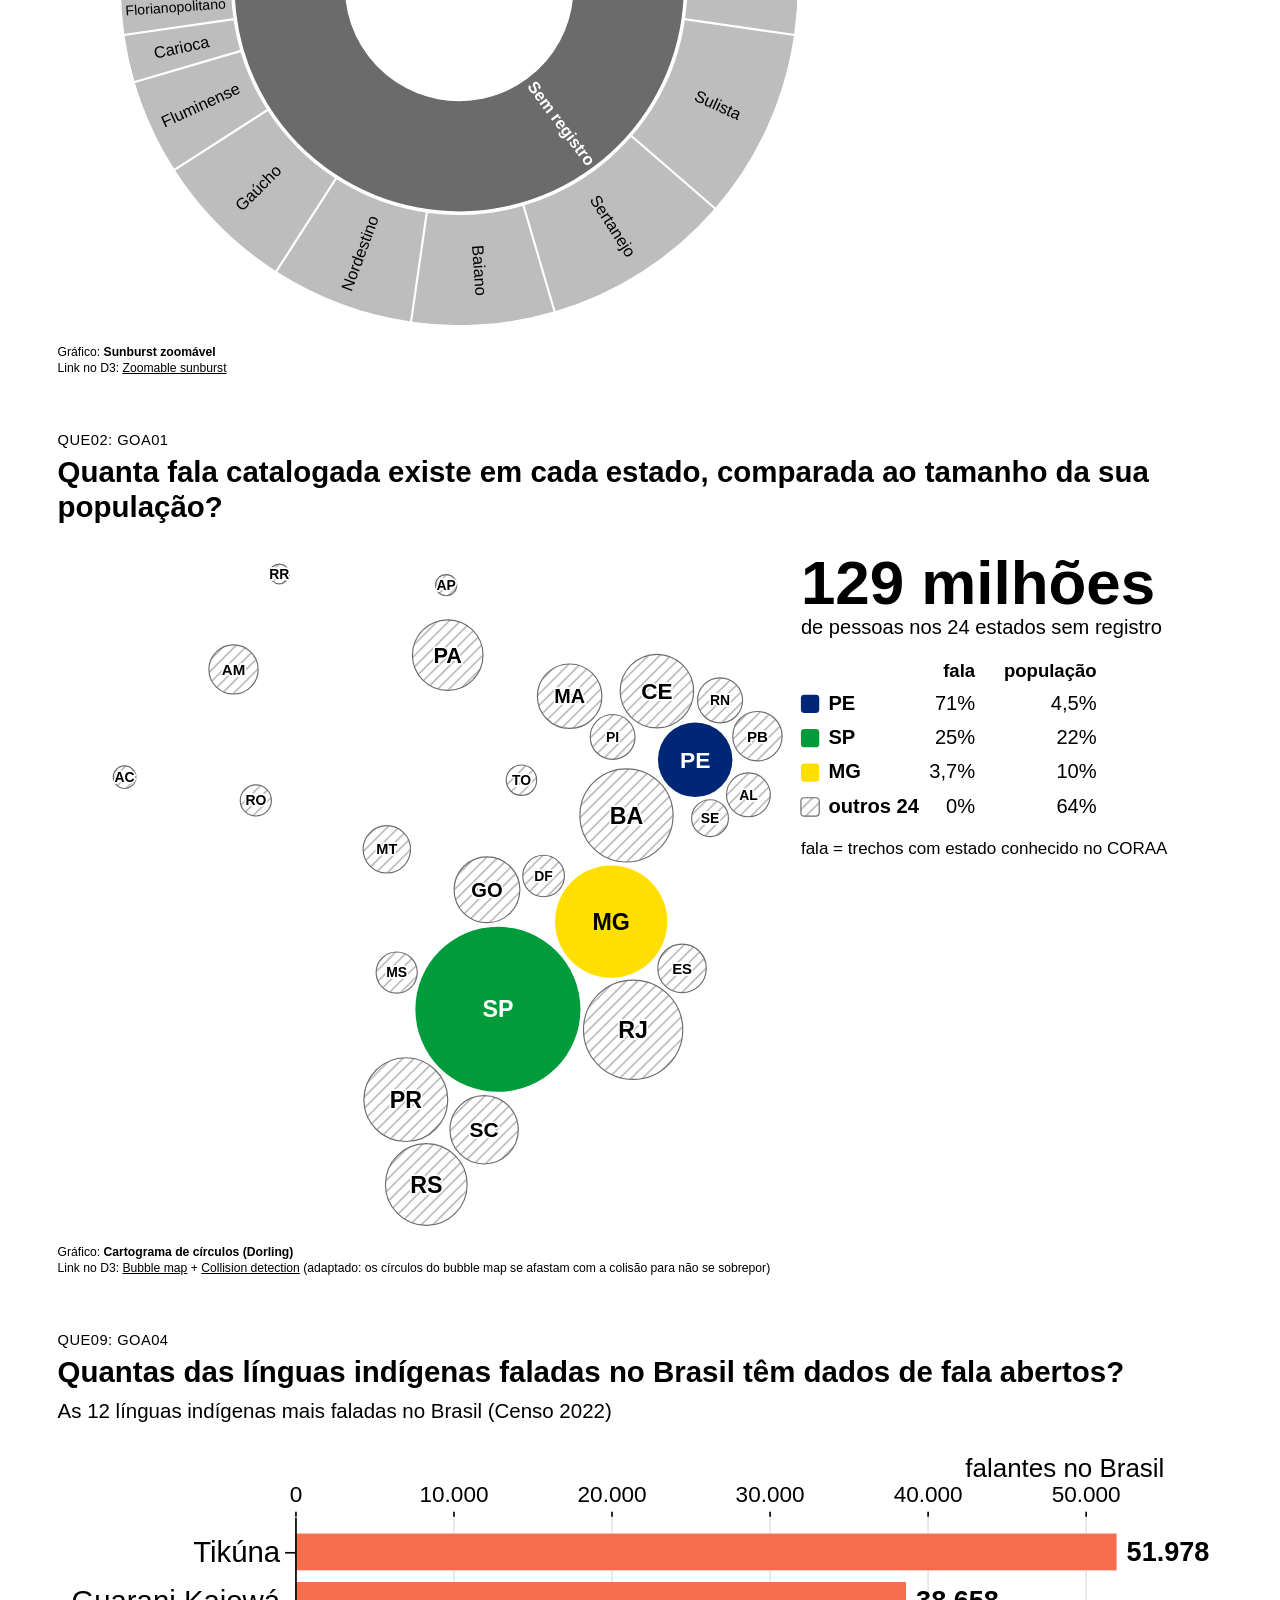
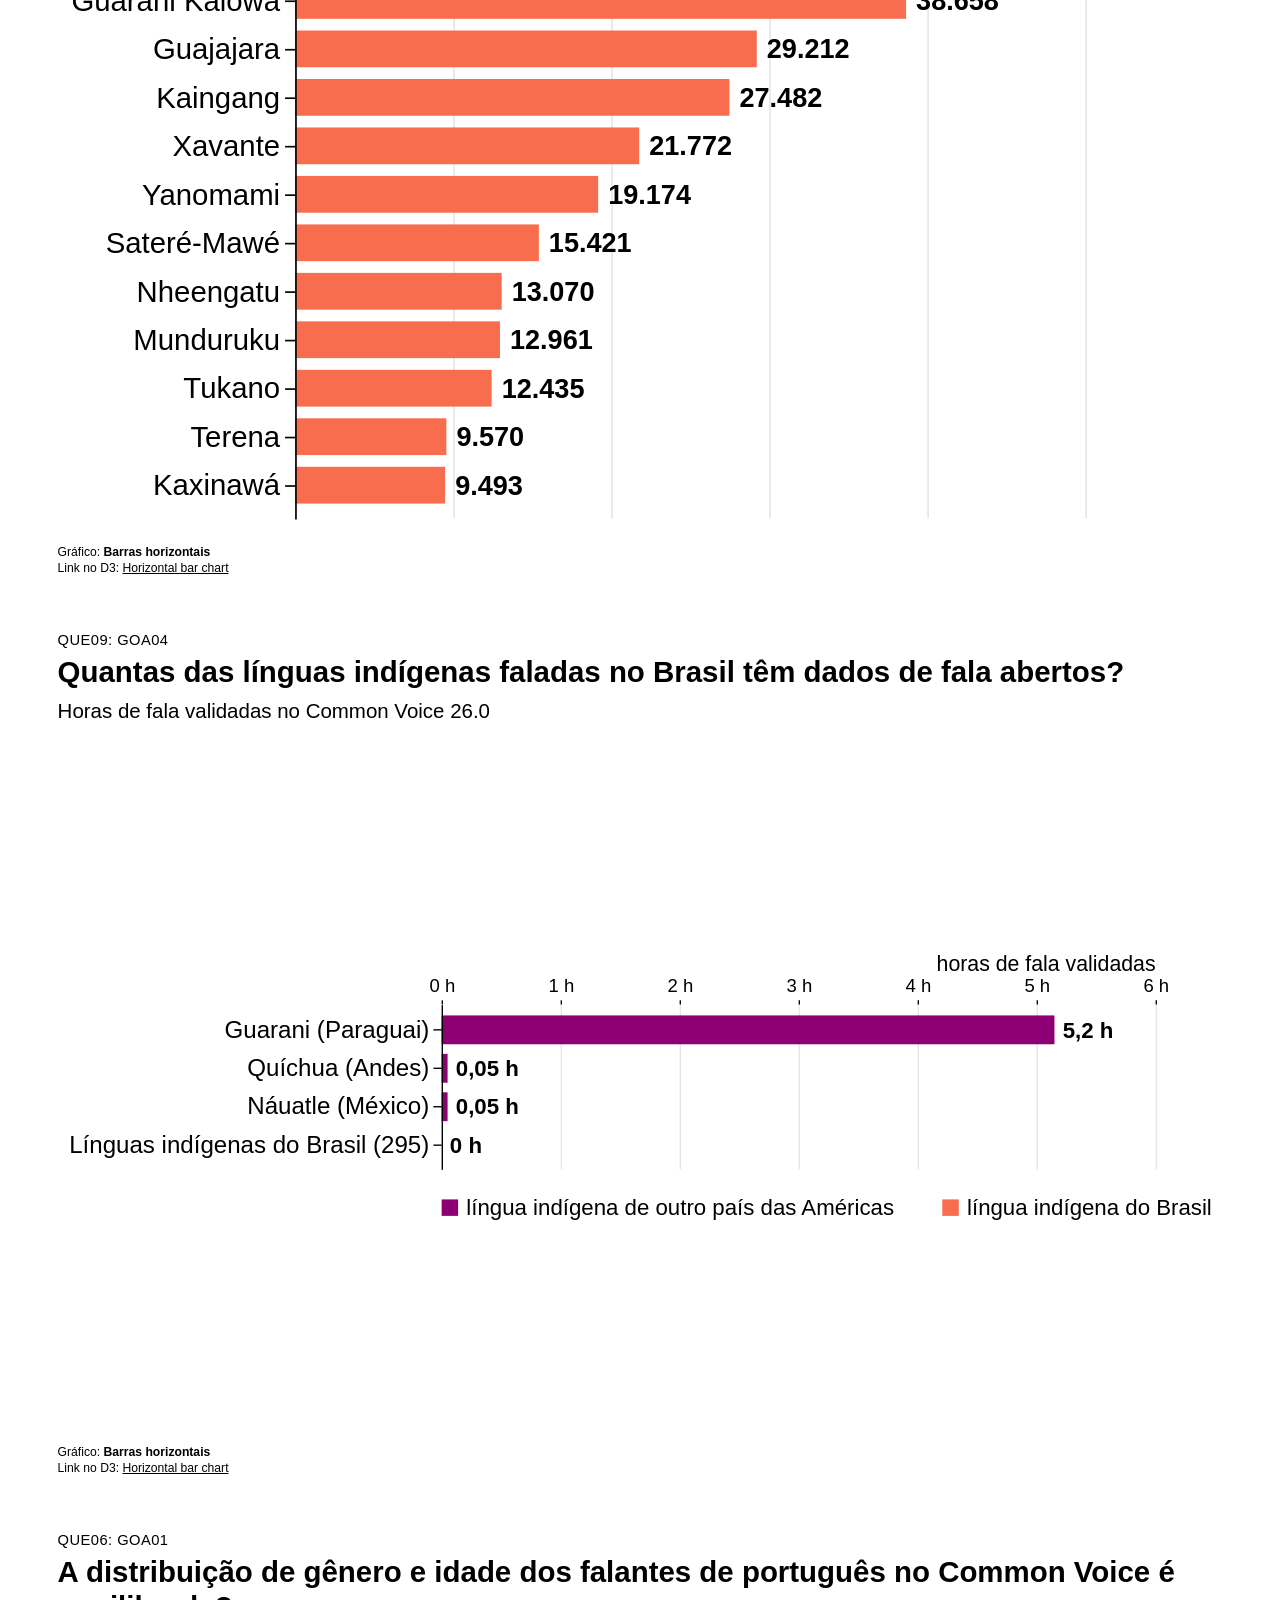
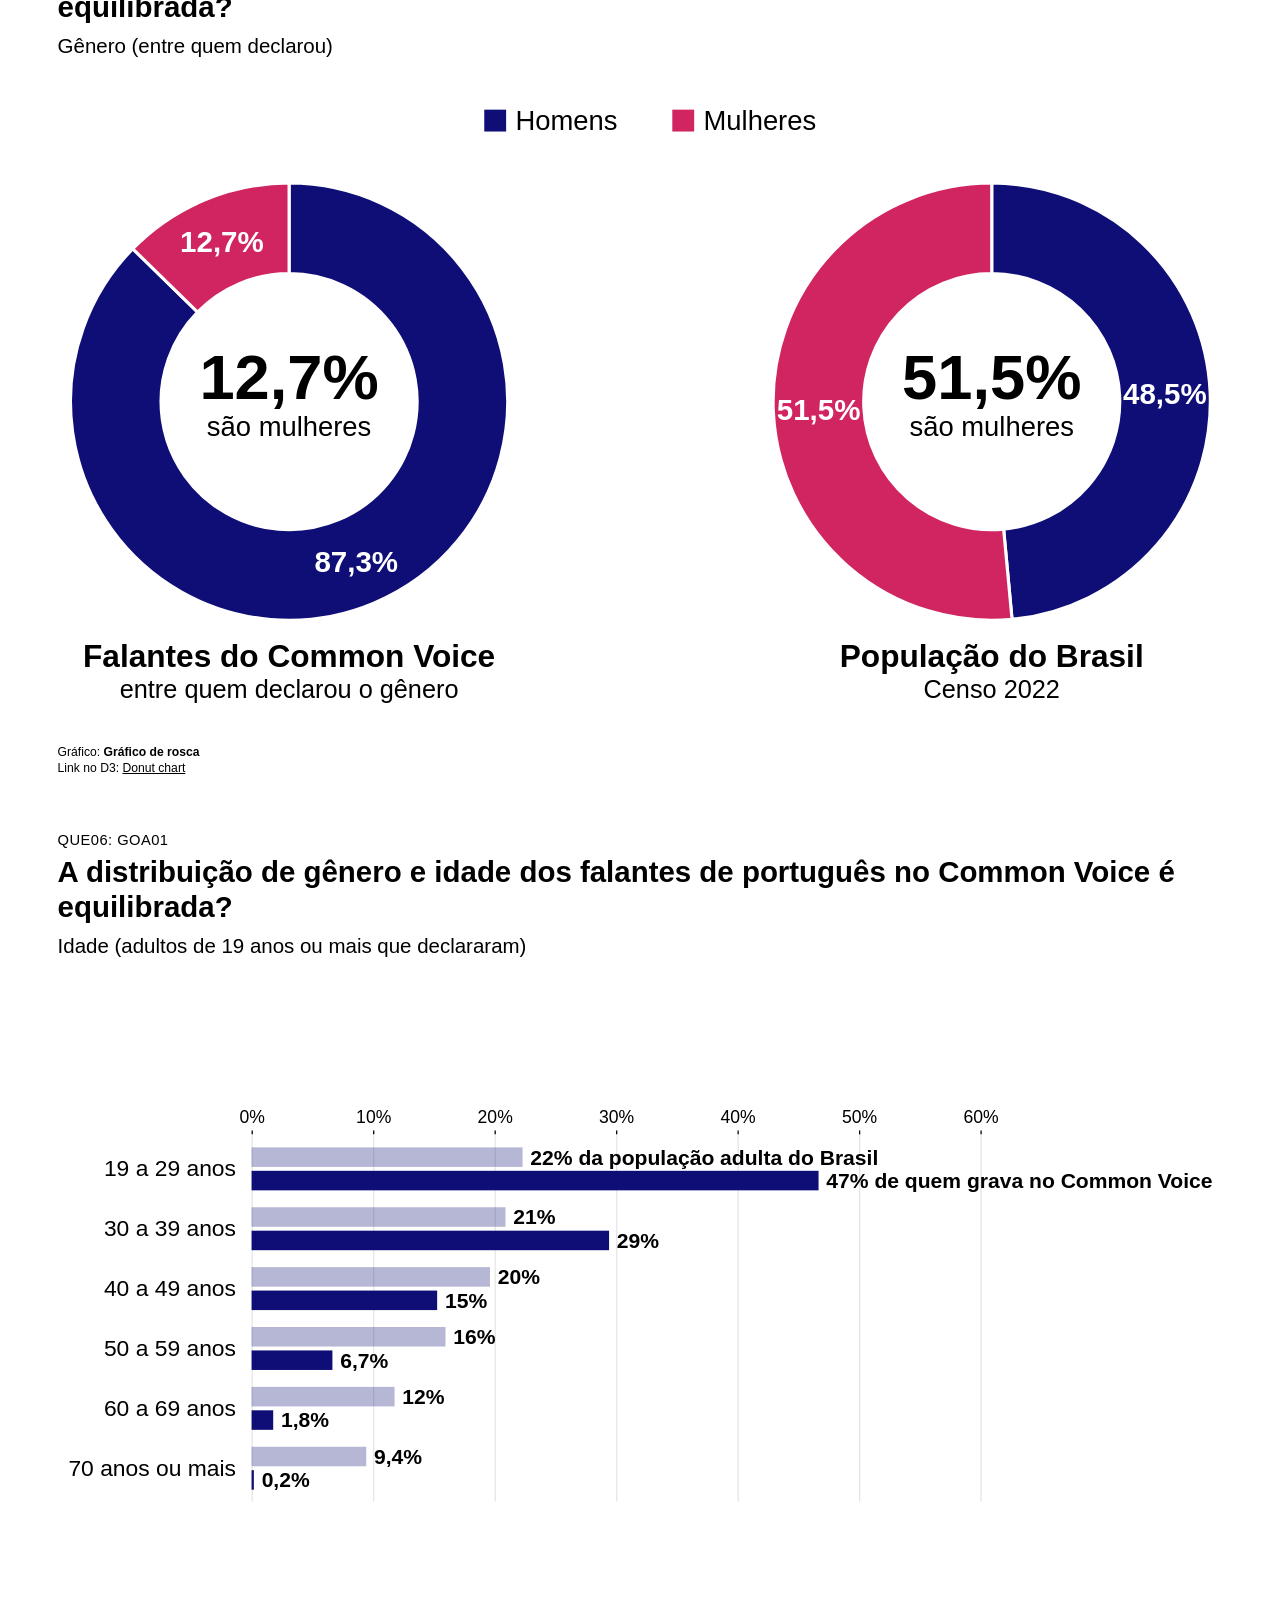
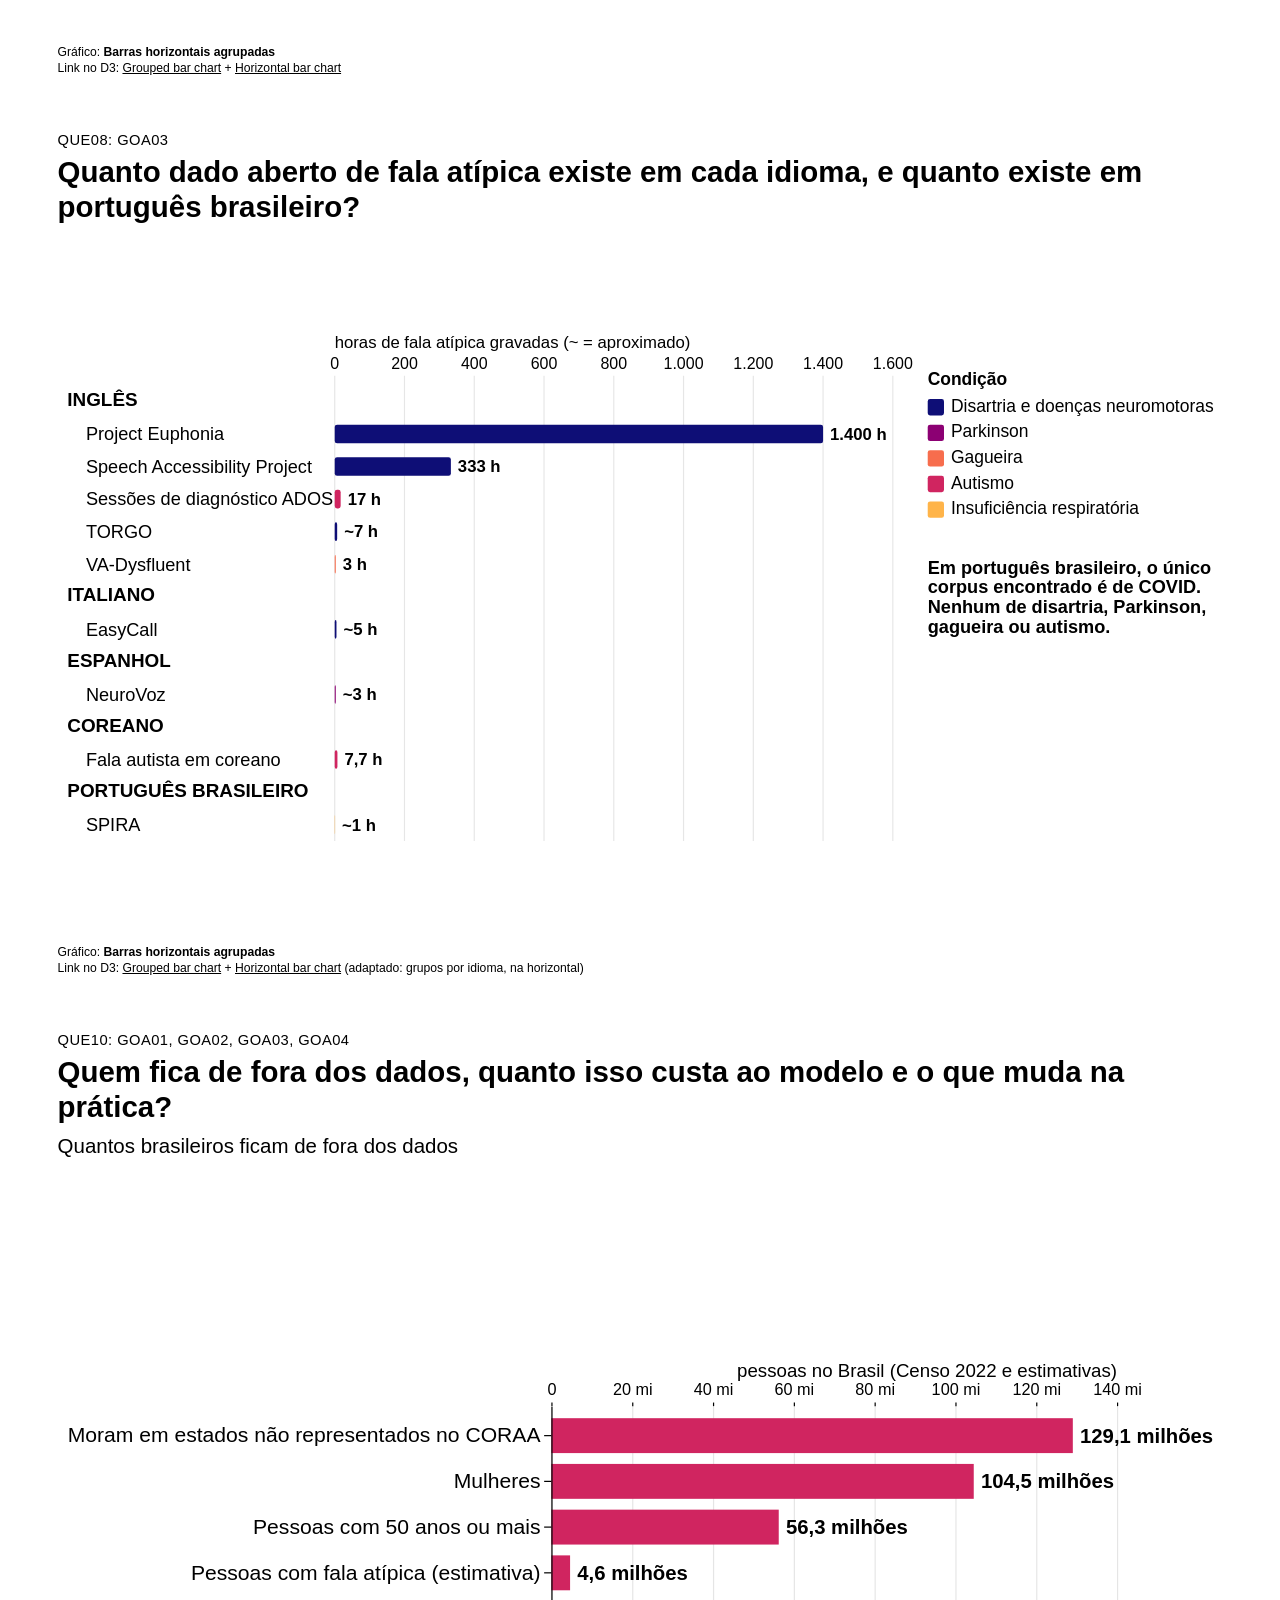
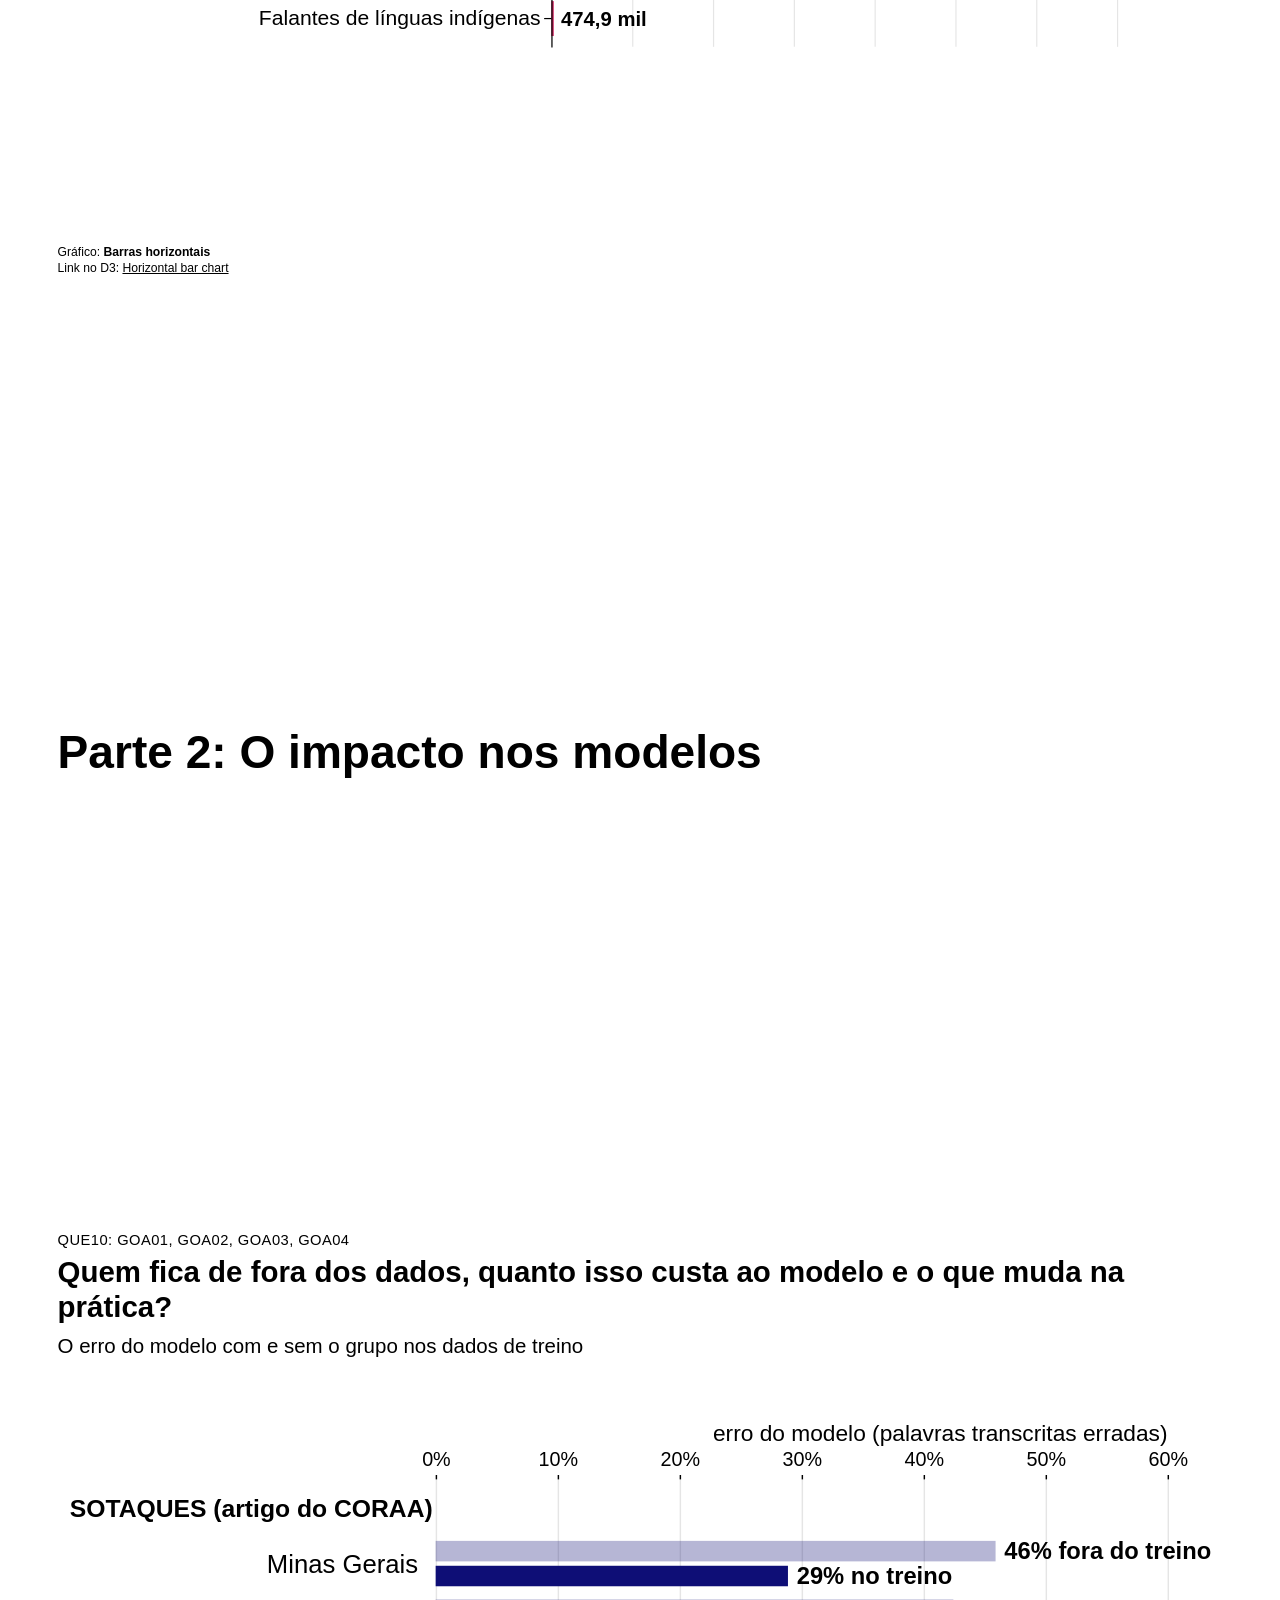
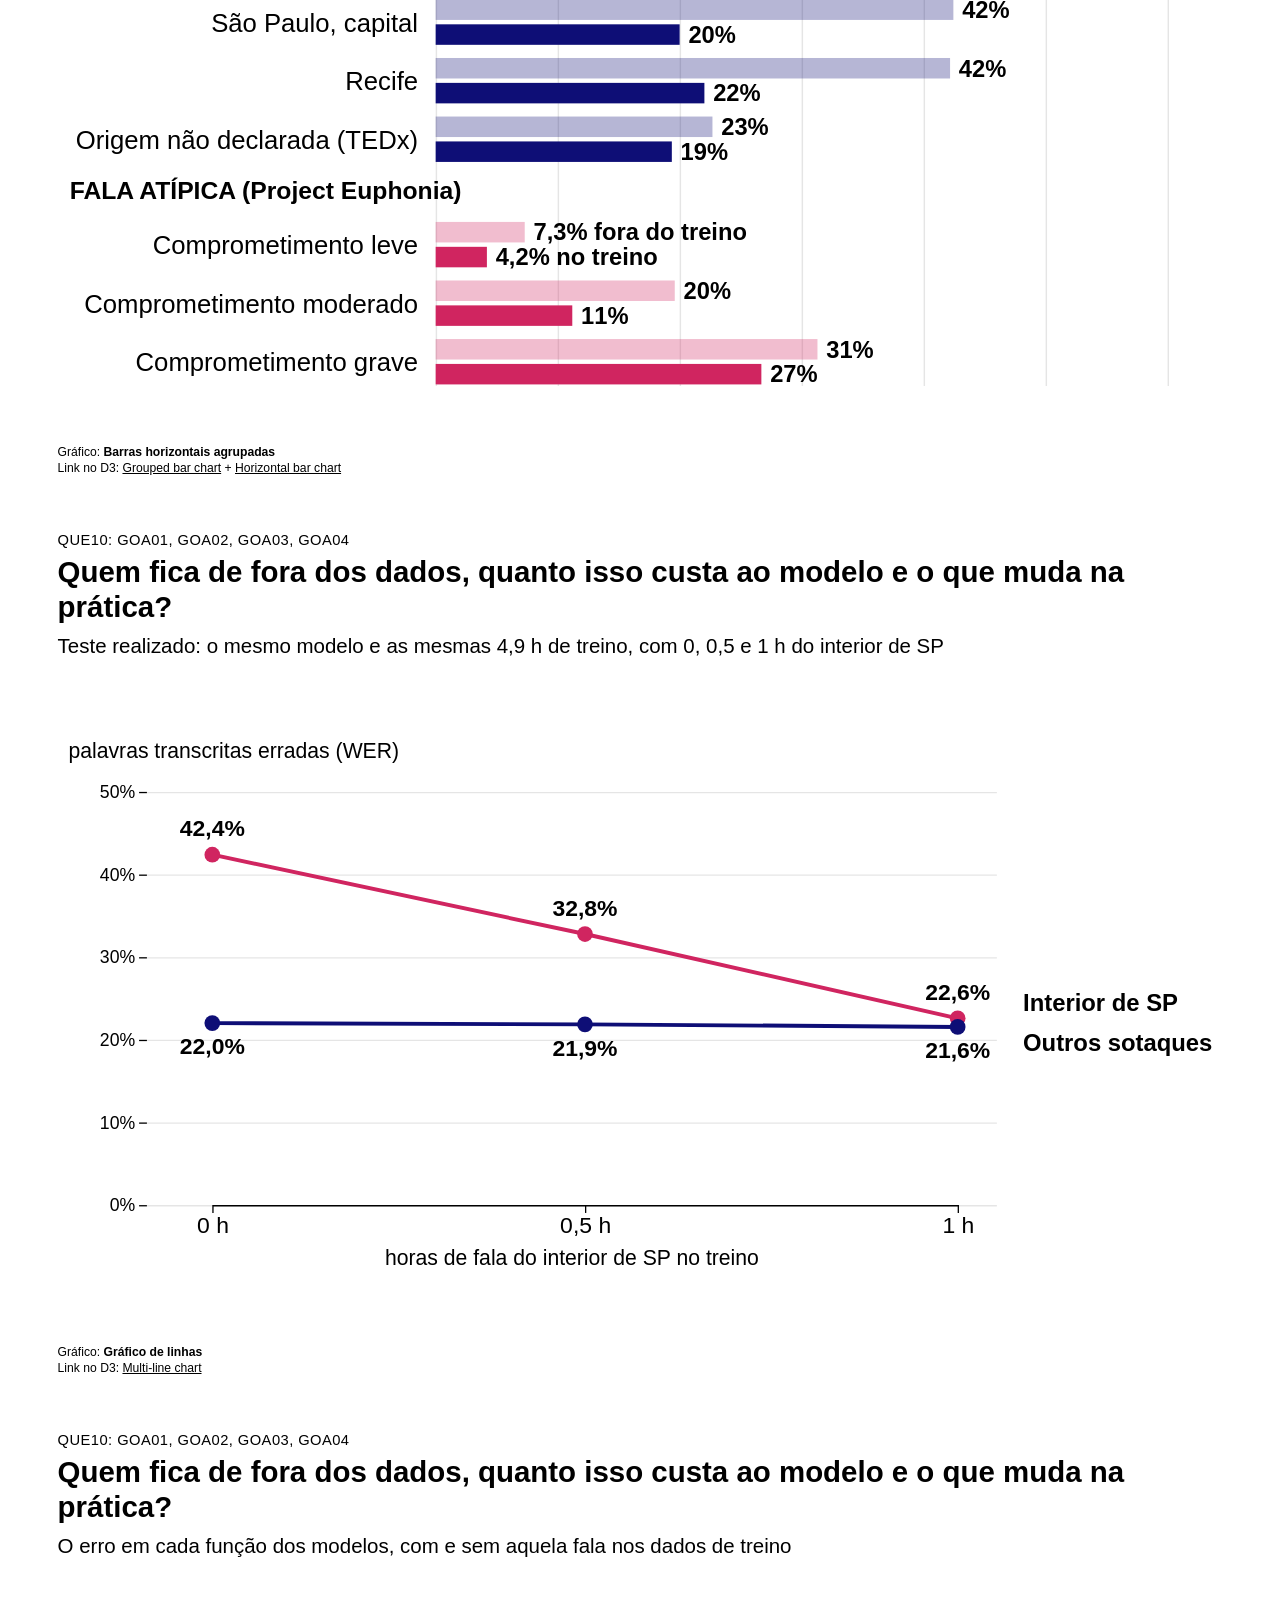
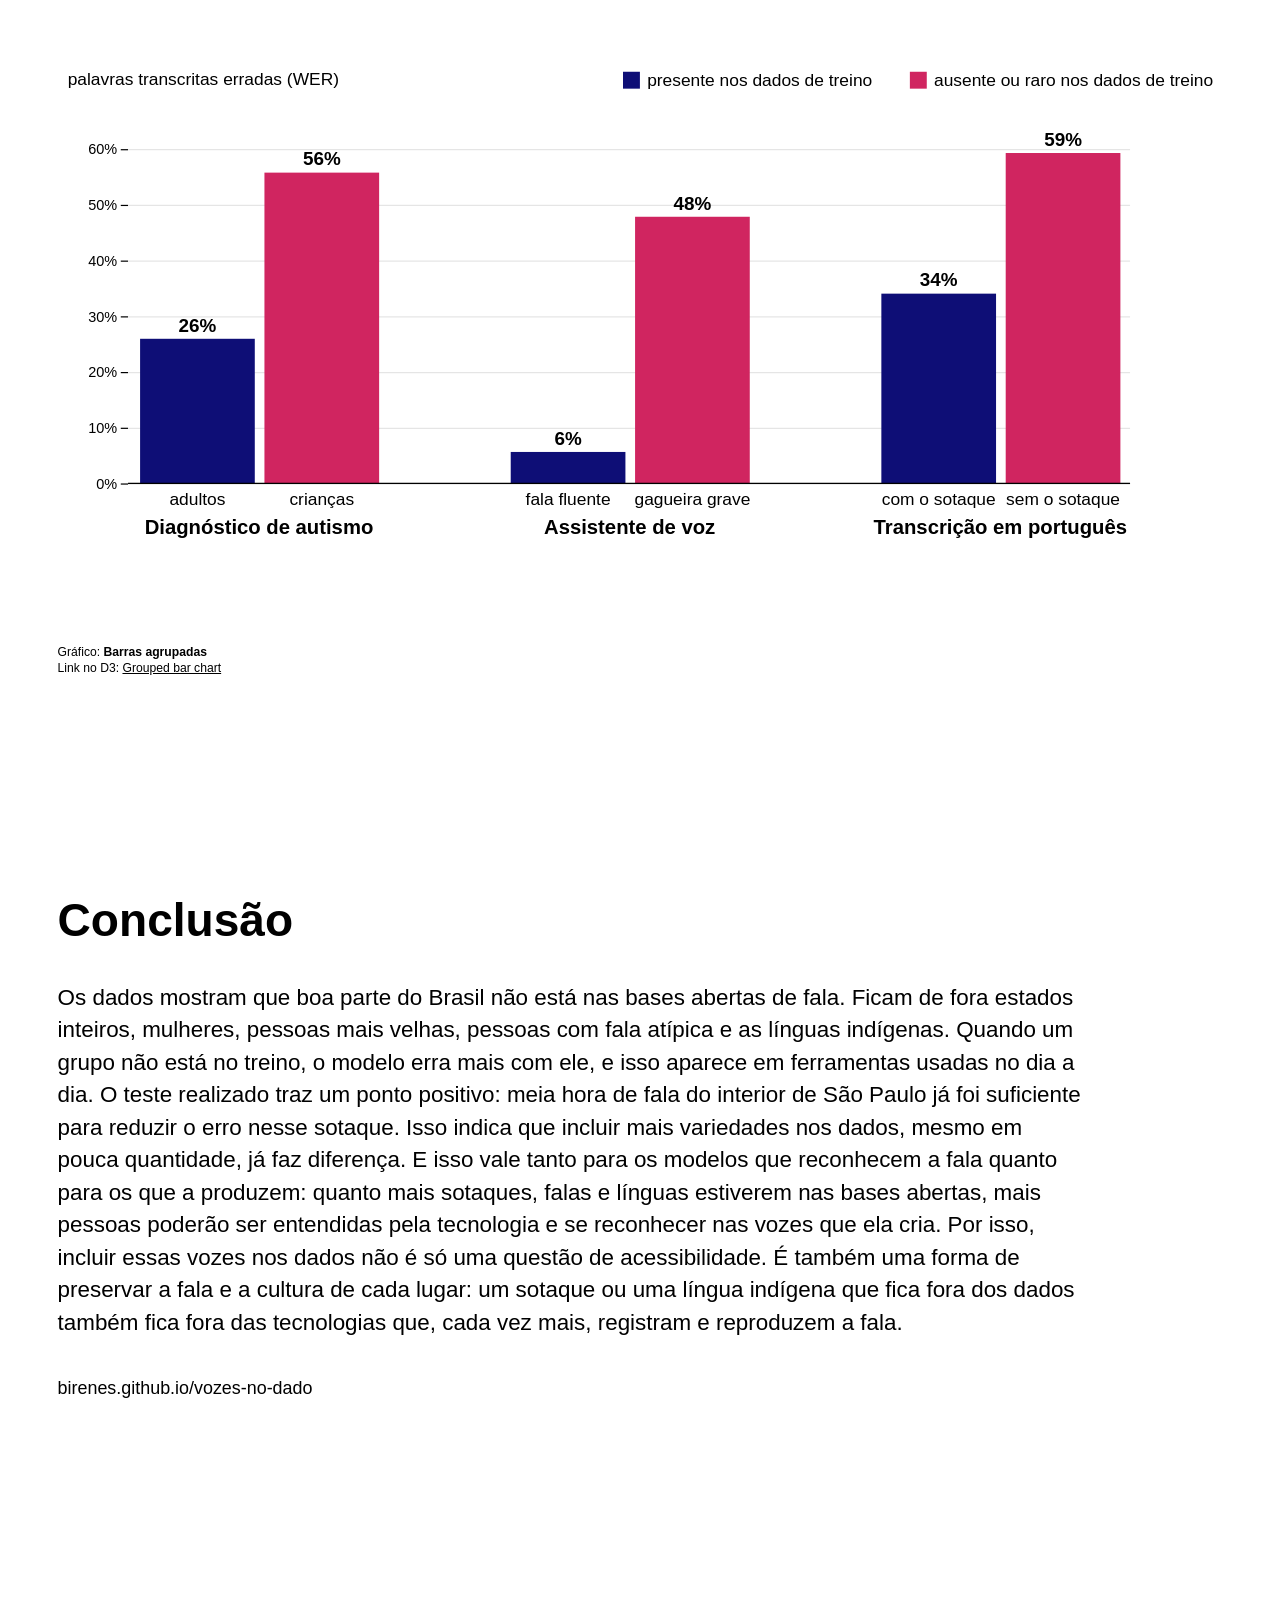
<file: apresentacao.html>
<!doctype html>
<html lang="pt-BR">
<head>
<meta charset="utf-8">
<meta name="viewport" content="width=device-width, initial-scale=1">
<title>Apresentação: Quem fica de fora dos dados de fala do português brasileiro</title>
<link rel="stylesheet" href="estilo.css?v=20261023p">
<link rel="stylesheet" href="apresentacao.css?v=20261023p">
<script src="lib/d3.min.js?v=20261023p"></script>
<script src="lib/d3-sankey.min.js?v=20261023p"></script>
</head>
<body class="apresentacao">

<div class="slide texto">
  <h1>Quem fica de fora dos dados de fala do português brasileiro</h1>
  <p class="autoria">Myllene Paiva Fernandes. Visualização de Dados, 2026/1, UERJ.</p>
</div>

<!-- roteiro: cada item leva ao slide do grafico (data-ir = id do grafico) -->
<div class="slide texto roteiro">
  <div class="parte">Roteiro</div>
  <div class="etapas">
    <div>
      <h3>Parte 1: Quem falta nos dados</h3>
      <ol>
        <li><a data-ir="g01">Variedades do português que o CORAA registra</a> <span>sunburst zoomável</span></li>
        <li><a data-ir="g02">Fala catalogada em cada estado</a> <span>cartograma de círculos</span></li>
        <li><a data-ir="g09a">Línguas indígenas: falantes e horas no Common Voice</a> <span>barras horizontais</span></li>
        <li><a data-ir="g06d">Gênero e idade de quem grava no Common Voice</a> <span>gráfico de rosca e barras agrupadas</span></li>
        <li><a data-ir="g08">Fala atípica em cada idioma</a> <span>barras horizontais agrupadas</span></li>
        <li><a data-ir="g10a">Quantos brasileiros ficam de fora dos dados</a> <span>barras horizontais</span></li>
      </ol>
    </div>
    <div>
      <h3>Parte 2: O impacto nos modelos</h3>
      <ol start="7">
        <li><a data-ir="g10e">O erro com e sem o grupo no treino</a> <span>barras horizontais agrupadas</span></li>
        <li><a data-ir="g10l">Teste realizado com o interior de SP</a> <span>gráfico de linhas</span></li>
        <li><a data-ir="g10c">O erro em cada função dos modelos</a> <span>barras agrupadas</span></li>
      </ol>
    </div>
    <div>
      <h3>Conclusão</h3>
      <ol start="10">
        <li><a data-ir="fechamento">O que os dados mostram e por que incluir mais vozes</a></li>
      </ol>
    </div>
  </div>
</div>

<div class="slide texto"><div class="parte">Parte 1: Quem falta nos dados</div></div>

<div class="slide">
  <div class="etiqueta">QUE01: GOA01</div>
  <h2>Quantas variedades do português brasileiro são descritas, e quantas o dataset distingue?</h2>
  <div class="grafico" id="g01"></div>
  <p class="tipo">Gráfico: <strong>Sunburst zoomável</strong><br>Link no D3: <a href="https://observablehq.com/@d3/zoomable-sunburst" target="_blank">Zoomable sunburst</a></p>
</div>

<div class="slide" hidden>
  <div class="etiqueta">QUE01: versão estática</div>
  <h2>Quantas variedades do português brasileiro são descritas, e quantas o dataset distingue? (versão estática)</h2>
  <div class="grafico" id="g01b"></div>
  <p class="tipo">Gráfico: <strong>Sunburst</strong><br>Link no D3: <a href="https://observablehq.com/@d3/sunburst/2" target="_blank">Sunburst</a></p>
</div>

<div class="slide">
  <div class="etiqueta">QUE02: GOA01</div>
  <h2>Quanta fala catalogada existe em cada estado, comparada ao tamanho da sua população?</h2>
  <div class="grafico" id="g02"></div>
  <p class="tipo">Gráfico: <strong>Cartograma de círculos (Dorling)</strong><br>Link no D3: <a href="https://observablehq.com/@d3/bubble-map/2" target="_blank">Bubble map</a> + <a href="https://observablehq.com/@d3/collision-detection/2" target="_blank">Collision detection</a> (adaptado: os círculos do bubble map se afastam com a colisão para não se sobrepor)</p>
</div>

<!-- a parte de cada estado na populacao e na fala (graficos/q02-q06-pares.js); oculto aqui porque a legenda do cartograma ja traz essas porcentagens -->
<div class="slide" hidden>
  <div class="etiqueta">QUE02: GOA01</div>
  <h2>Quanta fala catalogada existe em cada estado, comparada ao tamanho da sua população?</h2>
  <h3>A parte de cada estado na população do Brasil e nos trechos do CORAA</h3>
  <div class="grafico" id="g02p"></div>
  <p class="tipo">Gráfico: <strong>Barras horizontais agrupadas</strong><br>Link no D3: <a href="https://observablehq.com/@d3/grouped-bar-chart/2" target="_blank">Grouped bar chart</a> + <a href="https://observablehq.com/@d3/horizontal-bar-chart/2" target="_blank">Horizontal bar chart</a></p>
</div>

<div class="slide" hidden>
  <div class="etiqueta">QUE05: GOA02</div>
  <h2>A qualidade do áudio, segundo os ouvintes que validaram o corpus, é a mesma entre as variedades?</h2>
  <div class="grafico" id="g05"></div>
  <p class="tipo">Gráfico: <strong>Barras agrupadas</strong><br>Link no D3: <a href="https://observablehq.com/@d3/grouped-bar-chart/2" target="_blank">Grouped bar chart</a></p>
</div>

<div class="slide">
  <div class="etiqueta">QUE09: GOA04</div>
  <h2>Quantas das línguas indígenas faladas no Brasil têm dados de fala abertos?</h2>
  <h3>As 12 línguas indígenas mais faladas no Brasil (Censo 2022)</h3>
  <div class="grafico" id="g09a"></div>
  <p class="tipo">Gráfico: <strong>Barras horizontais</strong><br>Link no D3: <a href="https://observablehq.com/@d3/horizontal-bar-chart/2" target="_blank">Horizontal bar chart</a></p>
</div>

<div class="slide">
  <div class="etiqueta">QUE09: GOA04</div>
  <h2>Quantas das línguas indígenas faladas no Brasil têm dados de fala abertos?</h2>
  <h3>Horas de fala validadas no Common Voice 26.0</h3>
  <div class="grafico" id="g09b"></div>
  <p class="tipo">Gráfico: <strong>Barras horizontais</strong><br>Link no D3: <a href="https://observablehq.com/@d3/horizontal-bar-chart/2" target="_blank">Horizontal bar chart</a></p>
</div>

<!-- genero em duas roscas (graficos/q06-q10-rosca-linhas.js) -->
<div class="slide">
  <div class="etiqueta">QUE06: GOA01</div>
  <h2>A distribuição de gênero e idade dos falantes de português no Common Voice é equilibrada?</h2>
  <h3>Gênero (entre quem declarou)</h3>
  <div class="grafico" id="g06d"></div>
  <p class="tipo">Gráfico: <strong>Gráfico de rosca</strong><br>Link no D3: <a href="https://observablehq.com/@d3/donut-chart/2" target="_blank">Donut chart</a></p>
</div>

<!-- cada faixa de idade na populacao e no Common Voice (graficos/q02-q06-pares.js) -->
<div class="slide">
  <div class="etiqueta">QUE06: GOA01</div>
  <h2>A distribuição de gênero e idade dos falantes de português no Common Voice é equilibrada?</h2>
  <h3>Idade (adultos de 19 anos ou mais que declararam)</h3>
  <div class="grafico" id="g06p"></div>
  <p class="tipo">Gráfico: <strong>Barras horizontais agrupadas</strong><br>Link no D3: <a href="https://observablehq.com/@d3/grouped-bar-chart/2" target="_blank">Grouped bar chart</a> + <a href="https://observablehq.com/@d3/horizontal-bar-chart/2" target="_blank">Horizontal bar chart</a></p>
</div>

<div class="slide">
  <div class="etiqueta">QUE08: GOA03</div>
  <h2>Quanto dado aberto de fala atípica existe em cada idioma, e quanto existe em português brasileiro?</h2>
  <div class="grafico" id="g08"></div>
  <p class="tipo">Gráfico: <strong>Barras horizontais agrupadas</strong><br>Link no D3: <a href="https://observablehq.com/@d3/grouped-bar-chart/2" target="_blank">Grouped bar chart</a> + <a href="https://observablehq.com/@d3/horizontal-bar-chart/2" target="_blank">Horizontal bar chart</a> (adaptado: grupos por idioma, na horizontal)</p>
</div>

<div class="slide">
  <div class="etiqueta">QUE10: GOA01, GOA02, GOA03, GOA04</div>
  <h2>Quem fica de fora dos dados, quanto isso custa ao modelo e o que muda na prática?</h2>
  <h3>Quantos brasileiros ficam de fora dos dados</h3>
  <div class="grafico" id="g10a"></div>
  <p class="tipo">Gráfico: <strong>Barras horizontais</strong><br>Link no D3: <a href="https://observablehq.com/@d3/horizontal-bar-chart/2" target="_blank">Horizontal bar chart</a></p>
</div>

<div class="slide texto"><div class="parte">Parte 2: O impacto nos modelos</div></div>

<div class="slide" hidden>
  <div class="etiqueta">QUE03: GOA02</div>
  <h2>O erro dos modelos de reconhecimento de fala muda quando a variedade entra no treino?</h2>
  <h3>Por sotaque</h3>
  <div class="grafico" id="g03a"></div>
  <p class="tipo">Gráfico: <strong>Gráfico de halteres</strong><br>Link no D3: <a href="https://observablehq.com/@d3/dot-plot/2" target="_blank">Dot plot</a></p>
</div>

<div class="slide" hidden>
  <div class="etiqueta">QUE03: GOA02</div>
  <h2>O erro dos modelos de reconhecimento de fala muda quando a variedade entra no treino?</h2>
  <h3>Por estilo de fala</h3>
  <div class="grafico" id="g03b"></div>
  <p class="tipo">Gráfico: <strong>Gráfico de halteres</strong><br>Link no D3: <a href="https://observablehq.com/@d3/dot-plot/2" target="_blank">Dot plot</a></p>
</div>

<div class="slide" hidden>
  <div class="etiqueta">QUE04: GOA01, GOA02</div>
  <h2>Sotaque e estilo de fala andam juntos no dataset, a ponto de não ser possível separá-los?</h2>
  <div class="grafico" id="g04"></div>
  <p class="tipo">Gráfico: <strong>Diagrama de Sankey</strong><br>Link no D3: <a href="https://observablehq.com/@d3/sankey/2" target="_blank">Sankey diagram</a></p>
</div>

<div class="slide" hidden>
  <div class="etiqueta">QUE04: parte 2, experimento próprio</div>
  <h2>Separando sotaque e estilo, o erro do modelo muda com qual dos dois?</h2>
  <div class="grafico" id="g04b"></div>
  <p class="tipo">Gráfico: <strong>Barras horizontais</strong><br>Link no D3: <a href="https://observablehq.com/@d3/horizontal-bar-chart/2" target="_blank">Horizontal bar chart</a></p>
</div>

<div class="slide" hidden>
  <div class="etiqueta">QUE07: GOA02, GOA03</div>
  <h2>Quanto o erro dos modelos aumenta com a fala atípica, e quanto diminui quando essa fala entra no treino?</h2>
  <h3>Gagueira: erro de um assistente de voz comercial por gravidade (Lea et al., 2021)</h3>
  <div class="grafico" id="g07a"></div>
  <p class="tipo">Gráfico: <strong>Barras horizontais</strong><br>Link no D3: <a href="https://observablehq.com/@d3/horizontal-bar-chart/2" target="_blank">Horizontal bar chart</a></p>
</div>

<div class="slide" hidden>
  <div class="etiqueta">QUE07: GOA02, GOA03</div>
  <h2>Quanto o erro dos modelos aumenta com a fala atípica, e quanto diminui quando essa fala entra no treino?</h2>
  <h3>Fala com comprometimento: modelo genérico × personalizado (Project Euphonia)</h3>
  <div class="grafico" id="g07b"></div>
  <p class="tipo">Gráfico: <strong>Gráfico de halteres</strong><br>Link no D3: <a href="https://observablehq.com/@d3/dot-plot/2" target="_blank">Dot plot</a></p>
</div>

<div class="slide texto" hidden><div class="parte">Conclusão</div></div>

<!-- o erro com e sem o grupo no treino, lado a lado (graficos/q10-pares.js) -->
<div class="slide">
  <div class="etiqueta">QUE10: GOA01, GOA02, GOA03, GOA04</div>
  <h2>Quem fica de fora dos dados, quanto isso custa ao modelo e o que muda na prática?</h2>
  <h3>O erro do modelo com e sem o grupo nos dados de treino</h3>
  <div class="grafico" id="g10e"></div>
  <p class="tipo">Gráfico: <strong>Barras horizontais agrupadas</strong><br>Link no D3: <a href="https://observablehq.com/@d3/grouped-bar-chart/2" target="_blank">Grouped bar chart</a> + <a href="https://observablehq.com/@d3/horizontal-bar-chart/2" target="_blank">Horizontal bar chart</a></p>
</div>

<!-- o teste realizado em linhas (graficos/q06-q10-rosca-linhas.js) -->
<div class="slide">
  <div class="etiqueta">QUE10: GOA01, GOA02, GOA03, GOA04</div>
  <h2>Quem fica de fora dos dados, quanto isso custa ao modelo e o que muda na prática?</h2>
  <h3>Teste realizado: o mesmo modelo e as mesmas 4,9 h de treino, com 0, 0,5 e 1 h do interior de SP</h3>
  <div class="grafico" id="g10l"></div>
  <p class="tipo">Gráfico: <strong>Gráfico de linhas</strong><br>Link no D3: <a href="https://observablehq.com/@d3/multi-line-chart/2" target="_blank">Multi-line chart</a></p>
</div>

<div class="slide">
  <div class="etiqueta">QUE10: GOA01, GOA02, GOA03, GOA04</div>
  <h2>Quem fica de fora dos dados, quanto isso custa ao modelo e o que muda na prática?</h2>
  <h3>O erro em cada função dos modelos, com e sem aquela fala nos dados de treino</h3>
  <div class="grafico" id="g10c"></div>
  <p class="tipo">Gráfico: <strong>Barras agrupadas</strong><br>Link no D3: <a href="https://observablehq.com/@d3/grouped-bar-chart/2" target="_blank">Grouped bar chart</a></p>
</div>

<div class="slide texto" id="fechamento">
  <div class="parte">Conclusão</div>
  <p class="explicacao">Os dados mostram que boa parte do Brasil não está nas bases abertas de fala. Ficam de fora estados inteiros, mulheres, pessoas mais velhas, pessoas com fala atípica e as línguas indígenas. Quando um grupo não está no treino, o modelo erra mais com ele, e isso aparece em ferramentas usadas no dia a dia. O teste realizado traz um ponto positivo: meia hora de fala do interior de São Paulo já foi suficiente para reduzir o erro nesse sotaque. Isso indica que incluir mais variedades nos dados, mesmo em pouca quantidade, já faz diferença. E isso vale tanto para os modelos que reconhecem a fala quanto para os que a produzem: quanto mais sotaques, falas e línguas estiverem nas bases abertas, mais pessoas poderão ser entendidas pela tecnologia e se reconhecer nas vozes que ela cria. Por isso, incluir essas vozes nos dados não é só uma questão de acessibilidade. É também uma forma de preservar a fala e a cultura de cada lugar: um sotaque ou uma língua indígena que fica fora dos dados também fica fora das tecnologias que, cada vez mais, registram e reproduzem a fala.</p>
  <p class="endereco">birenes.github.io/vozes-no-dado</p>
</div>

<div id="contador"></div>
<div id="tooltip"></div>

<script src="graficos/comum.js?v=20261023p"></script>
<script src="graficos/q01-sunburst.js?v=20261023p"></script>
<script src="graficos/q01b-sunburst-estatico.js?v=20261023p"></script>
<script src="graficos/q02-estados.js?v=20261023p"></script>
<script src="graficos/q03-halteres.js?v=20261023p"></script>
<script src="graficos/q04-sankey.js?v=20261023p"></script>
<script src="graficos/q04b-whisper.js?v=20261023p"></script>
<script src="graficos/q05-barras-agrupadas.js?v=20261023p"></script>
<script src="graficos/q07-fala-atipica.js?v=20261023p"></script>
<script src="graficos/q08-barras.js?v=20261023p"></script>
<script src="graficos/q09-barras.js?v=20261023p"></script>
<script src="graficos/q10-conclusao.js?v=20261023p"></script>
<script src="graficos/q10-pares.js?v=20261023p"></script>
<script src="graficos/q02-q06-pares.js?v=20261023p"></script>
<script src="graficos/q06-q10-rosca-linhas.js?v=20261023p"></script>
<script>
  // navegacao: setas, Page Up/Page Down (o passador de slides manda essas teclas) e espaco.
  // F liga e desliga a tela cheia. O numero do slide fica no endereco (#5), entao da para
  // abrir direto num slide e recarregar sem voltar para o comeco.
  const slides = [...document.querySelectorAll(".slide:not([hidden])")];
  let atual = 0;
  function ir(n) {
    atual = Math.max(0, Math.min(slides.length - 1, n));
    slides[atual].scrollIntoView({ behavior: "instant", block: "start" });
    document.getElementById("contador").textContent = `${atual + 1} / ${slides.length}`;
    history.replaceState(null, "", "#" + (atual + 1));
  }
  document.addEventListener("keydown", e => {
    if (["ArrowRight", "ArrowDown", "PageDown", " "].includes(e.key)) { e.preventDefault(); ir(atual + 1); }
    else if (["ArrowLeft", "ArrowUp", "PageUp"].includes(e.key)) { e.preventDefault(); ir(atual - 1); }
    else if (e.key === "Home") { e.preventDefault(); ir(0); }
    else if (e.key === "End") { e.preventDefault(); ir(slides.length - 1); }
    else if (e.key === "f" || e.key === "F") {
      if (document.fullscreenElement) document.exitFullscreen(); else document.documentElement.requestFullscreen();
    }
  });
  // rolando com o mouse, o contador acompanha o slide que esta na tela
  const olho = new IntersectionObserver(es => es.forEach(e => {
    if (e.isIntersecting) {
      atual = slides.indexOf(e.target);
      document.getElementById("contador").textContent = `${atual + 1} / ${slides.length}`;
      history.replaceState(null, "", "#" + (atual + 1));
    }
  }), { threshold: 0.6 });
  slides.forEach(s => olho.observe(s));
  ir((parseInt(location.hash.slice(1)) || 1) - 1);
  // clicar num item do roteiro leva ao slide daquele grafico
  document.querySelectorAll("[data-ir]").forEach(a => a.addEventListener("click", () =>
    ir(slides.indexOf(document.getElementById(a.dataset.ir).closest(".slide")))));
  // na tela cheia o tamanho muda: volta a encaixar o slide atual
  addEventListener("resize", () => ir(atual));

  // TEXTO MAIOR DENTRO DOS GRAFICOS (so neste modo; a pagina principal nao muda).
  // Os graficos foram desenhados para a leitura de perto, com letra de 11 a 14. No projetor isso
  // fica pequeno, entao aqui cada texto do svg cresce AUMENTO vezes. Depois as legendas em linha
  // sao reespacadas pela largura real de cada rotulo (senao um rotulo encosta no proximo) e o
  // viewBox e recortado em volta do desenho, para nada sair cortado e o grafico encher o slide.
  const AUMENTO = 1.35;
  // excecoes: na QUE08 os nomes dos corpora sao compridos e encostariam nas barras; no ultimo
  // grafico da conclusao os rotulos embaixo de cada barra ("com o sotaque") encostariam um no outro
  const AUMENTO_GRAFICO = { g08: 1.25, g10c: 1.2 };

  function reespacarLegendas(svg, f) {
    // so entra o que esta na linha da legenda: quadradinhos e bolinhas pequenos e textos sem y proprio
    const naLinha = el => el.tagName === "text" ? !+el.getAttribute("y")
      : el.tagName === "circle" ? !el.getAttribute("cy") && +el.getAttribute("r") <= 8
      : el.tagName === "rect" && +el.getAttribute("width") <= 16 && +el.getAttribute("height") <= 16;
    svg.querySelectorAll("g").forEach(g => {
      const filhos = [...g.children].filter(naLinha);
      // legenda = pelo menos dois pares (quadradinho ou bolinha, rotulo) na mesma linha
      const pares = filhos.filter((el, i) => /^(rect|circle)$/.test(el.tagName) && filhos[i + 1]?.tagName === "text");
      if (pares.length < 2) return;
      const xDe = el => +(el.tagName === "circle" ? el.getAttribute("cx") : el.getAttribute("x")) || 0;
      const poe = (el, x) => el.setAttribute(el.tagName === "circle" ? "cx" : "x", x);
      let cursor = null;
      for (let i = 0; i < filhos.length; i++) {
        const el = filhos[i];
        if (/^(rect|circle)$/.test(el.tagName) && filhos[i + 1]?.tagName === "text") {
          const t = filhos[i + 1], desloc = xDe(t) - xDe(el);
          const x = cursor === null ? xDe(el) : cursor;
          poe(el, x); t.setAttribute("x", x + desloc);
          cursor = x + desloc + t.getComputedTextLength() + 26 * f;
          i++;
        } else if (el.tagName === "text") {
          cursor = xDe(el) + el.getComputedTextLength() + 14 * f;
        }
      }
    });
  }

  // caixa do que aparece de fato na tela: deixa de fora o que esta invisivel (os aneis escondidos
  // do sunburst zoomavel) e os retangulos transparentes que so servem para o mouse
  function caixaVisivel(svg) {
    const base = svg.getScreenCTM().inverse();
    let x0 = Infinity, y0 = Infinity, x1 = -Infinity, y1 = -Infinity;
    svg.querySelectorAll("path, rect, circle, line, text").forEach(el => {
      if (el.closest("defs, marker, pattern")) return;
      for (let a = el; a && a !== svg; a = a.parentElement) {
        const s = getComputedStyle(a);
        if (s.display === "none" || s.visibility === "hidden" || +s.opacity === 0) return;
      }
      const s = getComputedStyle(el);
      const semPreenchimento = s.fill === "none" || s.fill === "transparent" || +s.fillOpacity === 0 || /rgba\(.*, 0\)/.test(s.fill);
      // contorno branco nao conta: e o separador entre as fatias, some no fundo
      const semContorno = s.stroke === "none" || s.stroke === "rgb(255, 255, 255)" || +s.strokeOpacity === 0
        || +parseFloat(s.strokeWidth) === 0;
      if (semPreenchimento && semContorno) return;
      const b = el.getBBox();
      if (!b.width && !b.height) return;
      const m = base.multiply(el.getScreenCTM());
      [[b.x, b.y], [b.x + b.width, b.y], [b.x, b.y + b.height], [b.x + b.width, b.y + b.height]].forEach(([x, y]) => {
        const p = new DOMPoint(x, y).matrixTransform(m);
        x0 = Math.min(x0, p.x); y0 = Math.min(y0, p.y); x1 = Math.max(x1, p.x); y1 = Math.max(y1, p.y);
      });
    });
    return { x: x0, y: y0, width: x1 - x0, height: y1 - y0 };
  }

  function ampliar(svg, f) {
    const textos = [...svg.querySelectorAll("text, tspan")];
    const tamanhos = textos.map(t => parseFloat(getComputedStyle(t).fontSize));
    textos.forEach((t, i) => { t.style.fontSize = (tamanhos[i] * f) + "px"; });
    // eixo em cima do grafico: com a letra maior, a marquinha do eixo encostaria no "p" de "p.p."
    svg.querySelectorAll(".tick line").forEach(l => {
      const y2 = +l.getAttribute("y2");
      if (y2 < 0) l.setAttribute("y2", y2 / 2);
    });
    reespacarLegendas(svg, f);
    const b = caixaVisivel(svg), folga = 8;
    // se a conta da caixa falhar em algum navegador, o grafico fica com o enquadramento original em vez de sumir
    if (![b.x, b.y, b.width, b.height].every(Number.isFinite) || b.width <= 0 || b.height <= 0) return;
    svg.setAttribute("viewBox", [b.x - folga, b.y - folga, b.width + 2 * folga, b.height + 2 * folga].join(" "));
  }

  // AJUSTES DE UM GRAFICO SO (tambem so neste modo)
  const AJUSTE = {
    // sunburst zoomavel: com a letra maior, o nome comprido passaria da borda da fatia.
    // Cada rotulo encolhe so o necessario para caber na largura do anel (o raio do circulo do meio).
    g01(svg) {
      const anel = +svg.querySelector("circle").getAttribute("r");
      svg.querySelectorAll('g[pointer-events="none"] text').forEach(t => {
        const largura = t.getComputedTextLength(), cabe = anel - 12;
        if (largura > cabe) t.style.fontSize = (parseFloat(t.style.fontSize) * cabe / largura) + "px";
      });
    },
  };

  // os graficos carregam os dados em paralelo: espera todos aparecerem antes de ampliar.
  // Os slides com hidden ficam fora da apresentacao (para voltar, e so tirar o hidden).
  const caixas = [...document.querySelectorAll(".slide:not([hidden]) .grafico")];
  const espera = setInterval(() => {
    if (!caixas.every(c => c.querySelector("svg text"))) return;
    clearInterval(espera);
    setTimeout(() => {
      // um grafico que der erro no ajuste nao impede os outros
      caixas.forEach(c => {
        try { ampliar(c.querySelector("svg"), AUMENTO_GRAFICO[c.id] || AUMENTO); AJUSTE[c.id]?.(c.querySelector("svg")); }
        catch (e) { console.warn("ajuste da apresentacao falhou em", c.id, e); }
      });
      document.body.classList.add("pronto");
    }, 200);
  }, 100);

  // recarga automatica, igual a da pagina principal (so no proprio computador)
  if (["127.0.0.1", "localhost"].includes(location.hostname)) (function () {
    let visto = null;
    setInterval(async () => {
      try {
        const t = await fetch("/__recarregar").then(r => r.text());
        if (visto === null) visto = t; else if (t !== visto) location.reload();
      } catch (e) { /* servidor parado: ignora */ }
    }, 1000);
  })();
</script>
</body>
</html>
</file>
<file: estilo.css>
/* Todo texto da pagina e dos graficos e preto e em Arial.
   A paleta do trabalho fica so nas marcas dos graficos (ver graficos/comum.js). */
* { font-family: Arial, sans-serif; }
body { margin: 0; background: #fff; color: #000; line-height: 1.5; }
main { max-width: 1060px; margin: 0 auto; padding: 48px 24px 120px; }
h2 { font-size: 21px; margin: 6px 0 0; max-width: 860px; }
.etiqueta { font-size: 12px; letter-spacing: .03em; color: #000; text-transform: uppercase; }
section { margin-top: 88px; }
.tipo { font-size: 13px; color: #000; margin: 6px 0 0; }
.tipo a { color: #000; }
.grafico { margin-top: 18px; }
#tooltip { position: fixed; pointer-events: none; background: #000; color: #fff; font-size: 13px;
  padding: 8px 10px; border-radius: 6px; opacity: 0; transition: opacity .12s; max-width: 280px; line-height: 1.4; }
h3 { font-size: 16px; margin: 32px 0 0; }
.parte { font-size: 26px; font-weight: bold; margin-top: 140px; }
.parte:first-child { margin-top: 0; }
.parte + section { margin-top: 36px; }
.explicacao { font-size: 15px; color: #000; margin: 10px 0 0; max-width: 860px; }
.abertura { margin-bottom: 40px; }
h1 { font-size: 34px; line-height: 1.2; margin: 0 0 6px; max-width: 900px; }
.autoria { font-size: 13px; color: #000; margin: 0 0 22px; }
.intro { font-size: 16px; color: #000; margin: 12px 0 0; max-width: 860px; }
.parte + section#fechamento { margin-top: 18px; }
.abertura + .parte { margin-top: 64px; }
</file>
<file: apresentacao.css>
/* Modo apresentacao: um grafico por slide, ocupando a tela inteira.
   Os graficos sao os mesmos da pagina principal (mesmos arquivos em graficos/).
   Como cada svg tem viewBox, ele cresce ate encher o slide e o texto e as legendas
   de dentro crescem junto. Os tamanhos de letra fora do svg seguem a largura da tela (vw),
   entao o slide fica igual em 1280x720, 1920x1080 ou no projetor. */
html { scroll-snap-type: y mandatory; }
body.apresentacao { margin: 0; }

.slide { height: 100vh; box-sizing: border-box; padding: 3.2vh 4.5vw 2.6vh;
  display: flex; flex-direction: column; scroll-snap-align: start; overflow: hidden; position: relative; }
.slide[hidden] { display: none; }
.slide .etiqueta { font-size: max(13px, 1.15vw); }
.slide h2 { font-size: max(20px, 2.3vw); line-height: 1.18; margin: .5vh 0 0; max-width: none; }
.slide h3 { font-size: max(16px, 1.6vw); line-height: 1.2; margin: 1vh 0 0; font-weight: normal; }
/* o svg fica preso nas quatro bordas da caixa do grafico: assim ele ocupa o espaco que sobrou no slide
   em qualquer navegador (o Safari nem sempre resolve altura em porcentagem dentro de flex) */
.slide .grafico { flex: 1; min-height: 0; margin-top: 1.6vh; position: relative; }
.slide .grafico svg { position: absolute; top: 0; left: 0; width: 100% !important; height: 100% !important;
  max-width: none !important; }
.slide .tipo { font-size: max(11px, .95vw); line-height: 1.35; margin: 1vh 0 0; }

/* capa, divisoes entre as partes e fechamento: texto centralizado na vertical */
.slide.texto { justify-content: center; }
.slide.texto h1 { font-size: max(30px, 3.6vw); max-width: 80vw; }
.slide.texto .autoria { font-size: max(15px, 1.4vw); margin-top: 2vh; }
.slide.texto .parte { font-size: max(30px, 3.6vw); margin: 0; }
.slide.texto .explicacao { font-size: max(17px, 1.75vw); line-height: 1.45; max-width: 80vw; margin-top: 3vh; }
.slide.texto .endereco { font-size: max(15px, 1.4vw); margin-top: 4vh; }

/* roteiro: as tres partes lado a lado, cada item leva ao slide do grafico */
.roteiro .etapas { display: grid; grid-template-columns: repeat(3, 1fr); gap: 3vw; margin-top: 4vh; }
.roteiro h3 { font-size: max(16px, 1.55vw); font-weight: bold; margin: 0 0 1.5vh; }
.roteiro ol { margin: 0; padding-left: 1.4em; }
.roteiro li { font-size: max(14px, 1.2vw); line-height: 1.3; margin-bottom: 1.6vh; }
.roteiro li a { color: #000; text-decoration: none; cursor: pointer; }
.roteiro li a:hover { text-decoration: underline; }
.roteiro li span { display: block; font-size: max(11px, .9vw); margin-top: .3vh; }

/* numero do slide no canto */
#contador { position: fixed; right: 1.6vw; bottom: 1.4vh; font-size: max(11px, .85vw); color: #000; }

#tooltip { font-size: max(15px, 1.1vw); max-width: 32vw; }
</file>
